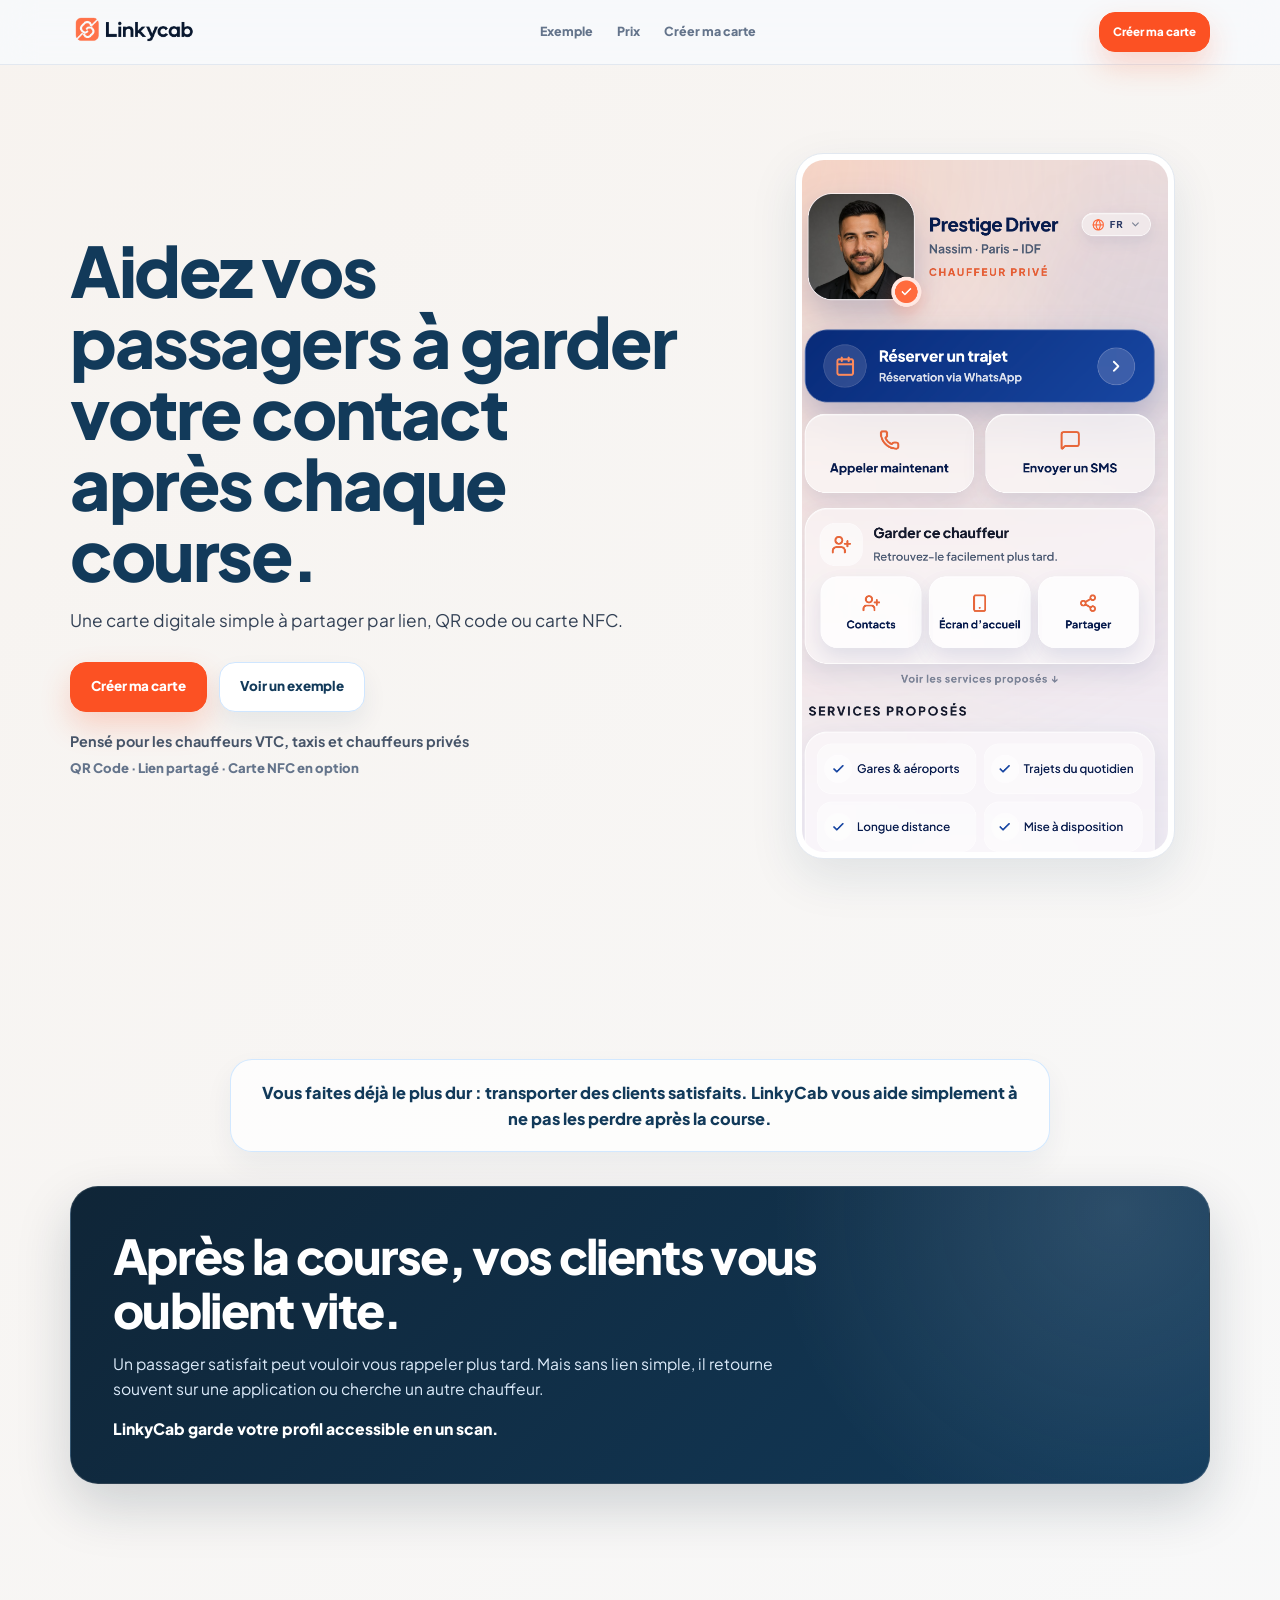
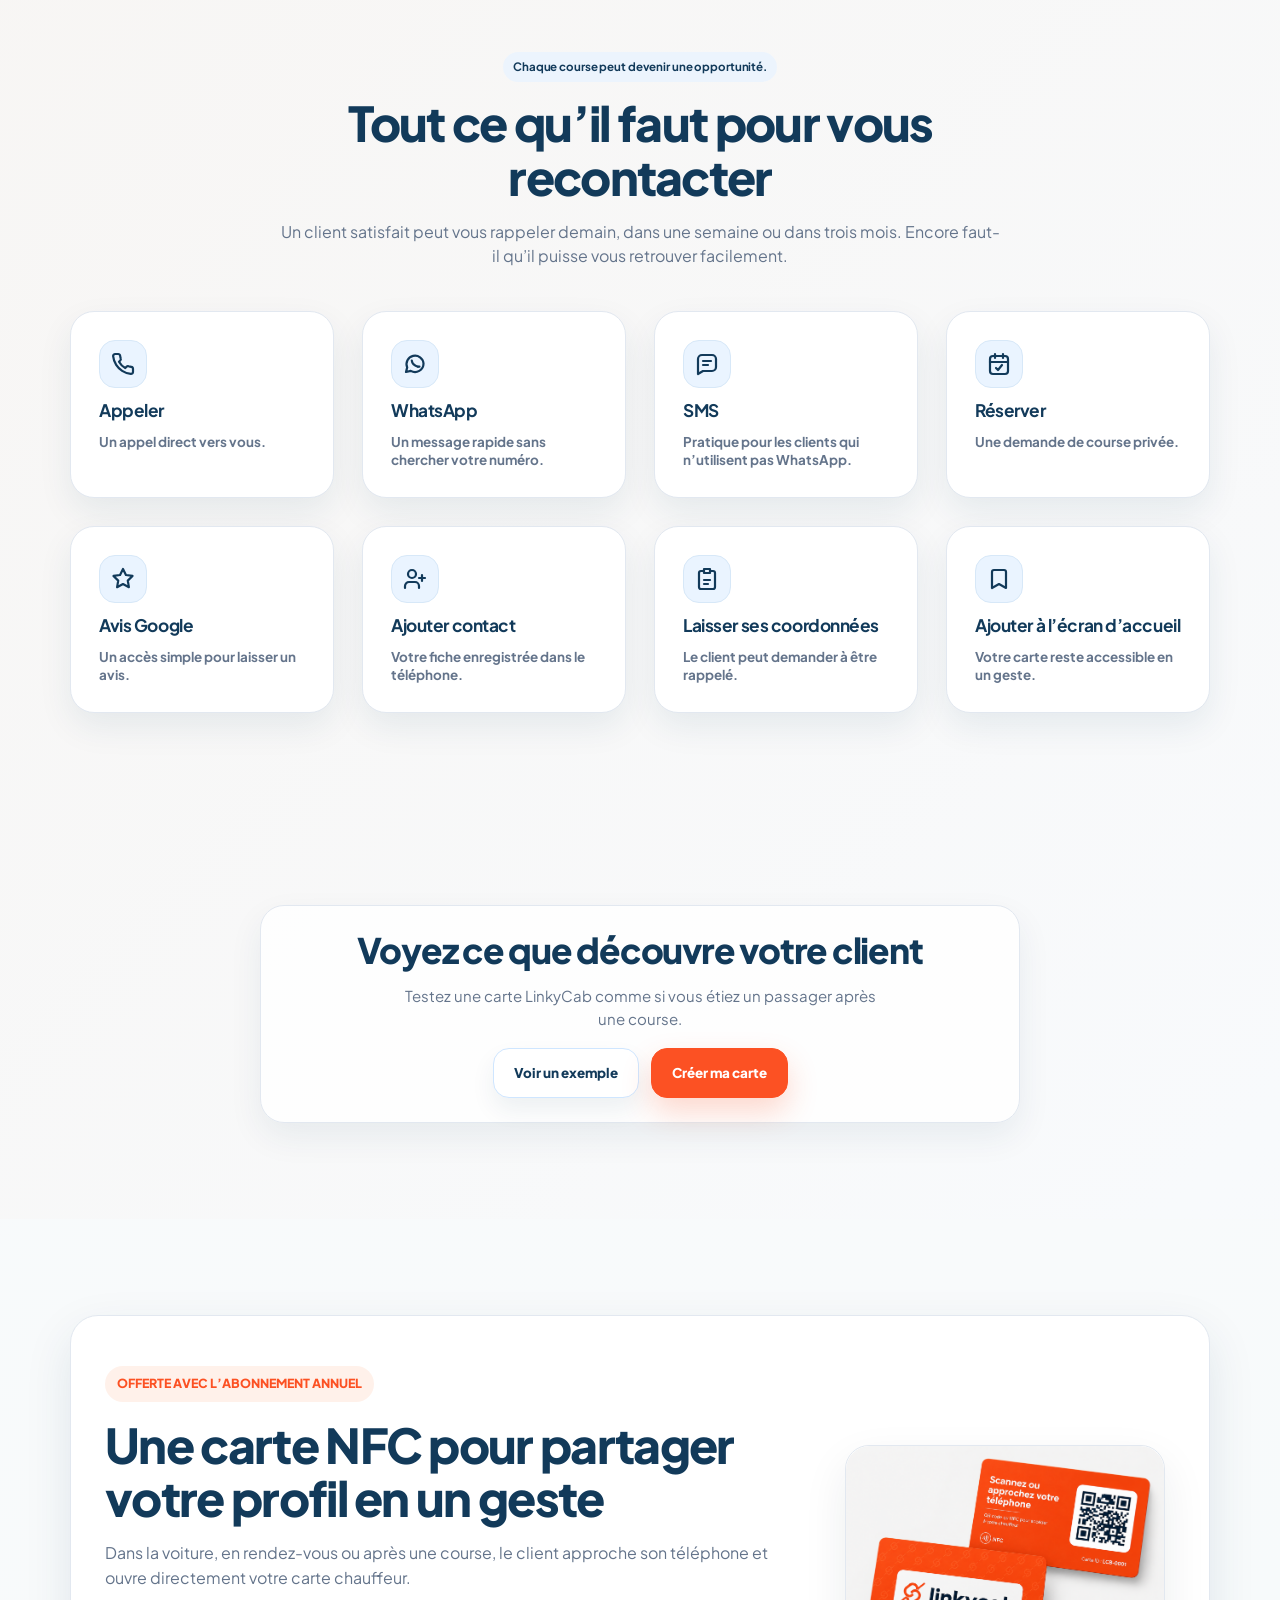
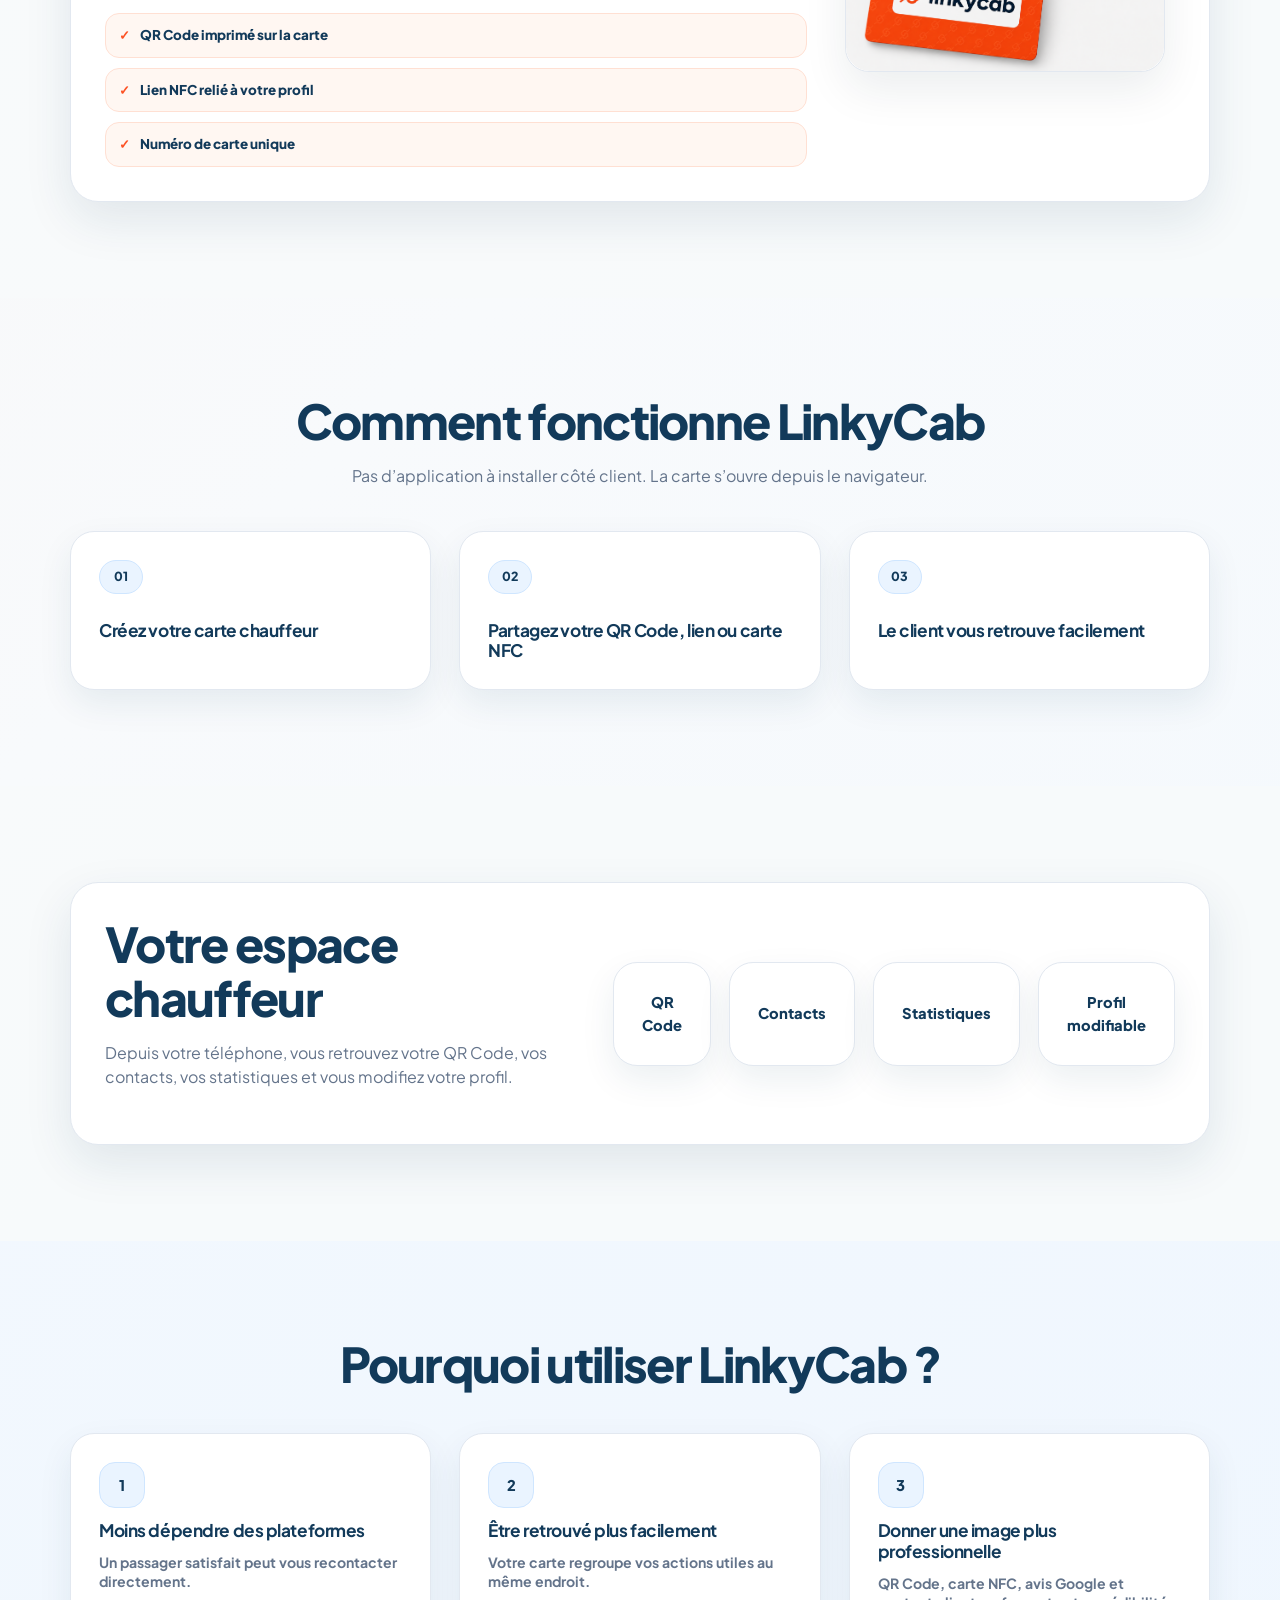
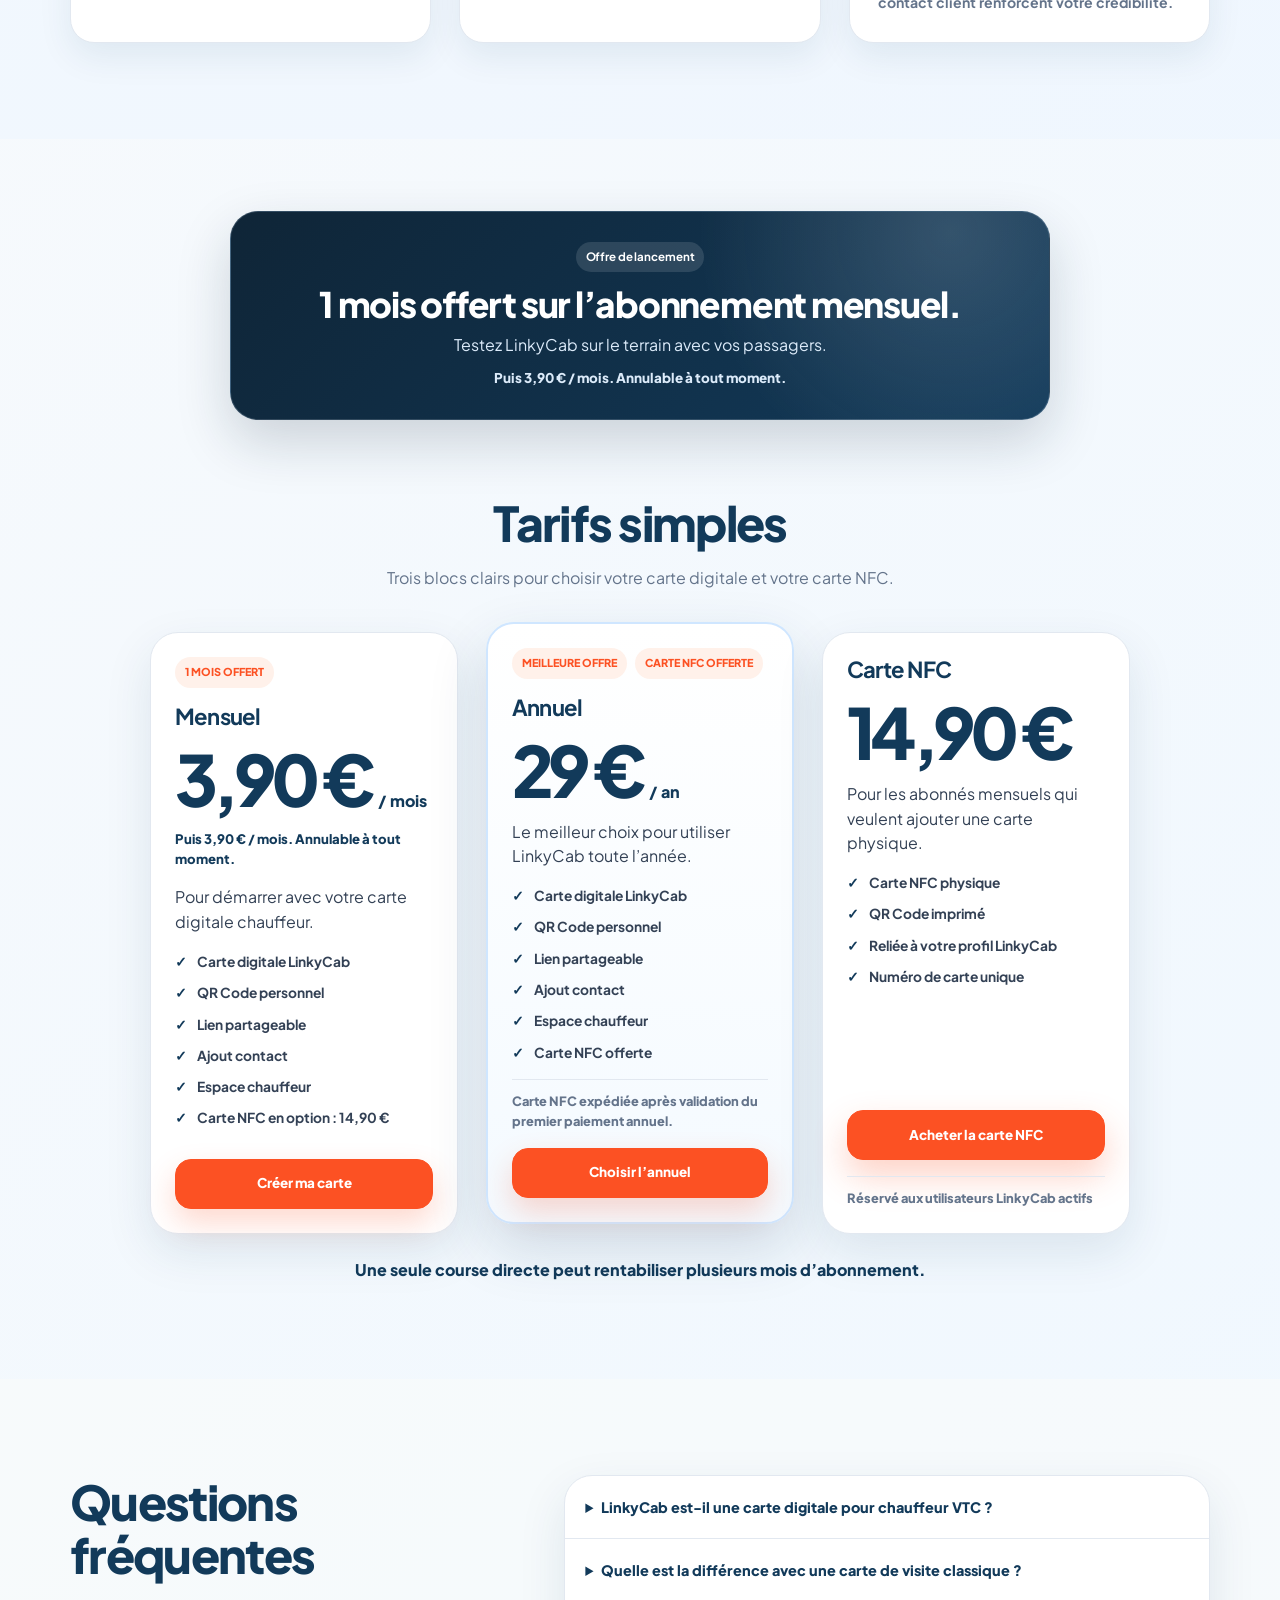
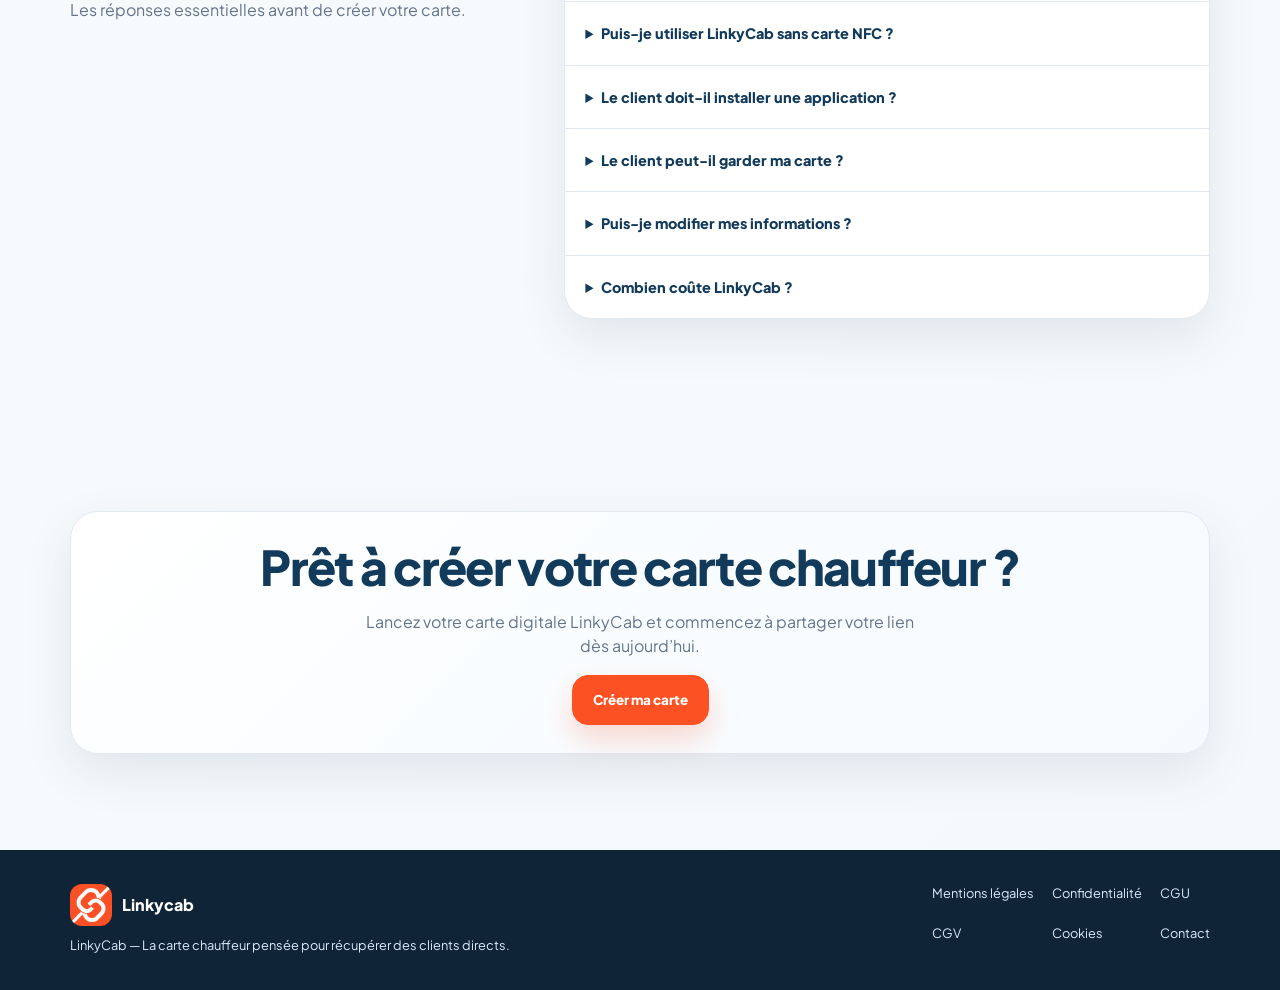
<file: index.html>
<!DOCTYPE html>
<html lang="fr-FR">
  <head>
    <meta charset="UTF-8">
    <meta name="viewport" content="width=device-width, initial-scale=1.0">
    <title>LinkyCab – Gardez vos clients après chaque course</title>
    <meta name="description" content="LinkyCab aide les chauffeurs VTC, taxis et chauffeurs privés à récupérer des clients directs avec une carte digitale simple à partager.">
    <meta name="robots" content="index, follow">
    <link rel="canonical" href="https://linkycab.com/">
    <link rel="icon" type="image/png" href="/assets/img/logo-linkycab-icon.png">
    <link rel="shortcut icon" href="/assets/img/logo-linkycab-icon.png">
    <link rel="apple-touch-icon" href="/assets/img/logo-linkycab-icon.png">
    <meta property="og:locale" content="fr_FR">
    <meta property="og:type" content="website">
    <meta property="og:url" content="https://linkycab.com/">
    <meta property="og:site_name" content="Linkycab">
    <meta property="og:title" content="LinkyCab – Gardez vos clients après chaque course">
    <meta property="og:description" content="LinkyCab aide les chauffeurs VTC, taxis et chauffeurs privés à récupérer des clients directs avec une carte digitale simple à partager.">
    <meta property="og:image" content="https://linkycab.com/assets/img/screenshots/linkycab-hero-card.webp">
    <meta name="twitter:card" content="summary_large_image">
    <meta name="twitter:title" content="LinkyCab – Gardez vos clients après chaque course">
    <meta name="twitter:description" content="Carte digitale chauffeur pour faciliter les clients directs, les réservations et les avis Google.">
    <meta name="twitter:image" content="https://linkycab.com/assets/img/screenshots/linkycab-hero-card.webp">
    <link rel="preconnect" href="https://fonts.googleapis.com">
    <link rel="preconnect" href="https://fonts.gstatic.com" crossorigin>
    <link href="https://fonts.googleapis.com/css2?family=Plus+Jakarta+Sans:wght@400;500;600;700;800&display=swap" rel="stylesheet">
    <link rel="stylesheet" href="style.css">
    <script type="application/ld+json">
      {
        "@context": "https://schema.org",
        "@graph": [
          {
            "@type": "Organization",
            "@id": "https://linkycab.com/#organization",
            "name": "Linkycab",
            "url": "https://linkycab.com/",
            "logo": "https://linkycab.com/assets/img/logo-linkycab-icon.png"
          },
          {
            "@type": "SoftwareApplication",
            "@id": "https://linkycab.com/#software",
            "name": "Linkycab",
            "applicationCategory": "BusinessApplication",
            "operatingSystem": "Web",
            "inLanguage": "fr-FR",
            "description": "Carte digitale chauffeur pour faciliter le contact direct, la réservation et les avis Google.",
            "offers": {
              "@type": "Offer",
              "price": "3.90",
              "priceCurrency": "EUR",
              "url": "https://linkycab.com/"
            },
            "publisher": { "@id": "https://linkycab.com/#organization" }
          },
          {
            "@type": "Product",
            "@id": "https://linkycab.com/#product",
            "name": "Carte digitale Linkycab pour chauffeur VTC et taxi",
            "description": "Carte digitale pour aider les chauffeurs à transformer leurs passagers satisfaits en clients directs.",
            "brand": { "@id": "https://linkycab.com/#organization" },
            "offers": [
              { "@type": "Offer", "name": "Abonnement mensuel", "price": "3.90", "priceCurrency": "EUR", "url": "https://linkycab.com/", "availability": "https://schema.org/InStock" },
              { "@type": "Offer", "name": "Abonnement annuel", "price": "29.00", "priceCurrency": "EUR", "url": "https://linkycab.com/", "availability": "https://schema.org/InStock" }
            ]
          }
        ]
      }
    </script>
  </head>
  <body>
    <header class="site-header">
      <div class="container header-inner">
        <a class="brand" href="#top" aria-label="Linkycab, accueil"><img src="assets/img/logo-linkycab-full.png" alt="Linkycab"></a>
        <nav class="main-nav" aria-label="Navigation principale">
          <a href="#exemple">Exemple</a><a href="#prix">Prix</a><a href="https://linkycab.com">Créer ma carte</a>
        </nav>
        <a class="button button-small" href="https://linkycab.com">Créer ma carte</a>
      </div>
    </header>

    <main id="top">
      <section class="hero section" data-reveal>
        <div class="container hero-grid">
          <div class="hero-copy">
            <h1>Aidez vos passagers à garder votre contact après chaque course.</h1>
            <p class="hero-text">Une carte digitale simple à partager par lien, QR code ou carte NFC.</p>
            <div class="button-row">
              <a class="button" href="https://linkycab.com">Créer ma carte</a>
              <a class="button button-secondary" href="https://app.linkycab.com/card/Kk3oCXuCTuhudqGSTI2qEJeZXL32?source=share" target="_blank" rel="noopener noreferrer">Voir un exemple</a>
            </div>
            <p class="hero-target">Pensé pour les chauffeurs VTC, taxis et chauffeurs privés</p>
            <p class="hero-note">QR Code · Lien partagé · Carte NFC en option</p>
          </div>
          <div class="hero-visual" id="exemple" aria-label="Aperçu de la carte chauffeur Linkycab côté client">
            <div class="phone-frame"><img src="assets/img/screenshots/linkycab-hero-card.webp" alt="Carte digitale Linkycab pour chauffeur VTC"></div>
          </div>
        </div>
      </section>

      <section class="hero-followup section" aria-label="Message LinkyCab">
        <div class="container">
          <p>Vous faites déjà le plus dur : transporter des clients satisfaits. LinkyCab vous aide simplement à ne pas les perdre après la course.</p>
        </div>
      </section>

      <section class="problem-section section" aria-labelledby="problem-title" data-reveal>
        <div class="container">
          <div class="problem-card">
            <h2 id="problem-title">Après la course, vos clients vous oublient vite.</h2>
            <p>Un passager satisfait peut vouloir vous rappeler plus tard. Mais sans lien simple, il retourne souvent sur une application ou cherche un autre chauffeur.</p>
            <p class="problem-transition">LinkyCab garde votre profil accessible en un scan.</p>
          </div>
        </div>
      </section>

      <section class="actions section" id="actions" data-reveal>
        <div class="container">
          <div class="section-heading section-heading-centered">
            <p class="eyebrow">Chaque course peut devenir une opportunité.</p>
            <h2>Tout ce qu’il faut pour vous recontacter</h2>
            <p>Un client satisfait peut vous rappeler demain, dans une semaine ou dans trois mois. Encore faut-il qu’il puisse vous retrouver facilement.</p>
          </div>
          <div class="action-grid mobile-carousel" aria-label="Actions disponibles depuis la carte LinkyCab">
            <article class="action-card mobile-carousel-card"><span class="action-icon" aria-hidden="true"></span><h3>Appeler</h3><p>Un appel direct vers vous.</p></article>
            <article class="action-card mobile-carousel-card"><span class="action-icon" aria-hidden="true"></span><h3>WhatsApp</h3><p>Un message rapide sans chercher votre numéro.</p></article>
            <article class="action-card mobile-carousel-card"><span class="action-icon" aria-hidden="true"></span><h3>SMS</h3><p>Pratique pour les clients qui n’utilisent pas WhatsApp.</p></article>
            <article class="action-card mobile-carousel-card"><span class="action-icon" aria-hidden="true"></span><h3>Réserver</h3><p>Une demande de course privée.</p></article>
            <article class="action-card mobile-carousel-card"><span class="action-icon" aria-hidden="true"></span><h3>Avis Google</h3><p>Un accès simple pour laisser un avis.</p></article>
            <article class="action-card mobile-carousel-card"><span class="action-icon" aria-hidden="true"></span><h3>Ajouter contact</h3><p>Votre fiche enregistrée dans le téléphone.</p></article>
            <article class="action-card mobile-carousel-card"><span class="action-icon" aria-hidden="true"></span><h3>Laisser ses coordonnées</h3><p>Le client peut demander à être rappelé.</p></article>
            <article class="action-card mobile-carousel-card"><span class="action-icon" aria-hidden="true"></span><h3>Ajouter à l’écran d’accueil</h3><p>Votre carte reste accessible en un geste.</p></article>
          </div>
        </div>
      </section>

      <section class="example-cta section" aria-labelledby="example-cta-title" data-reveal>
        <div class="container">
          <div class="example-cta-card">
            <h2 id="example-cta-title">Voyez ce que découvre votre client</h2>
            <p>Testez une carte LinkyCab comme si vous étiez un passager après une course.</p>
            <div class="button-row example-cta-actions">
              <a class="button button-secondary" href="https://app.linkycab.com/card/Kk3oCXuCTuhudqGSTI2qEJeZXL32?source=share" target="_blank" rel="noopener noreferrer">Voir un exemple</a>
              <a class="button" href="https://linkycab.com">Créer ma carte</a>
            </div>
          </div>
        </div>
      </section>

      <section class="nfc-option section" id="carte-nfc" data-reveal>
        <div class="container nfc-card">
          <div class="nfc-copy">
            <p class="nfc-offer">Offerte avec l’abonnement annuel</p>
            <h2>Une carte NFC pour partager votre profil en un geste</h2>
            <p>Dans la voiture, en rendez-vous ou après une course, le client approche son téléphone et ouvre directement votre carte chauffeur.</p>
            <div class="nfc-points" aria-label="Points clés de la carte NFC">
              <span>QR Code imprimé sur la carte</span>
              <span>Lien NFC relié à votre profil</span>
              <span>Numéro de carte unique</span>
            </div>
          </div>
          <div class="nfc-visual image-frame"><img src="assets/img/screenshots/linkycab-nfc-card.webp" alt="Carte NFC LinkyCab avec QR Code" loading="lazy" decoding="async"></div>
        </div>
      </section>

      <section class="solution section" data-reveal>
        <div class="container">
          <div class="section-heading section-heading-centered">
            <h2>Comment fonctionne LinkyCab</h2>
            <p>Pas d’application à installer côté client. La carte s’ouvre depuis le navigateur.</p>
          </div>
          <div class="step-grid mobile-carousel" aria-label="Étapes LinkyCab">
            <article class="mobile-carousel-card"><span>01</span><h3>Créez votre carte chauffeur</h3></article>
            <article class="mobile-carousel-card"><span>02</span><h3>Partagez votre QR Code, lien ou carte NFC</h3></article>
            <article class="mobile-carousel-card"><span>03</span><h3>Le client vous retrouve facilement</h3></article>
          </div>
        </div>
      </section>

      <section class="dashboard section" id="espace-chauffeur" data-reveal>
        <div class="container dashboard-card">
          <div class="section-heading">
            <h2>Votre espace chauffeur</h2>
            <p>Depuis votre téléphone, vous retrouvez votre QR Code, vos contacts, vos statistiques et vous modifiez votre profil.</p>
          </div>
          <div class="pill-grid" aria-label="Fonctionnalités de l’espace chauffeur">
            <article>QR Code</article>
            <article>Contacts</article>
            <article>Statistiques</article>
            <article>Profil modifiable</article>
          </div>
        </div>
      </section>

      <section class="business section" id="benefices" data-reveal>
        <div class="container">
          <div class="section-heading section-heading-centered">
            <h2>Pourquoi utiliser LinkyCab ?</h2>
          </div>
          <div class="benefit-grid mobile-carousel" aria-label="Bénéfices LinkyCab">
            <article class="mobile-carousel-card"><span class="benefit-badge">1</span><h3>Moins dépendre des plateformes</h3><p>Un passager satisfait peut vous recontacter directement.</p></article>
            <article class="mobile-carousel-card"><span class="benefit-badge">2</span><h3>Être retrouvé plus facilement</h3><p>Votre carte regroupe vos actions utiles au même endroit.</p></article>
            <article class="mobile-carousel-card"><span class="benefit-badge">3</span><h3>Donner une image plus professionnelle</h3><p>QR Code, carte NFC, avis Google et contact client renforcent votre crédibilité.</p></article>
          </div>
        </div>
      </section>

      <section class="launch-offer section" aria-labelledby="launch-offer-title">
        <div class="container">
          <div class="launch-offer-card">
            <p class="eyebrow">Offre de lancement</p>
            <h2 id="launch-offer-title">1 mois offert sur l’abonnement mensuel.</h2>
            <p>Testez LinkyCab sur le terrain avec vos passagers.</p>
            <p class="launch-offer-note">Puis 3,90 € / mois. Annulable à tout moment.</p>
          </div>
        </div>
      </section>

      <section class="pricing section" id="prix" data-reveal>
        <div class="container">
          <div class="section-heading section-heading-centered">
            <h2>Tarifs simples</h2>
            <p>Trois blocs clairs pour choisir votre carte digitale et votre carte NFC.</p>
          </div>
          <div class="pricing-cards pricing-cards-three">
            <article class="price-card">
              <div class="badges"><span>1 mois offert</span></div>
              <h3>Mensuel</h3>
              <p class="price">3,90 € <small>/ mois</small></p>
              <p class="price-microcopy">Puis 3,90 € / mois. Annulable à tout moment.</p>
              <p>Pour démarrer avec votre carte digitale chauffeur.</p>
              <ul>
                <li>Carte digitale LinkyCab</li>
                <li>QR Code personnel</li>
                <li>Lien partageable</li>
                <li>Ajout contact</li>
                <li>Espace chauffeur</li>
                <li>Carte NFC en option : 14,90 €</li>
              </ul>
              <a class="button" href="https://buy.stripe.com/STRIPE_MONTHLY_CHECKOUT_URL" id="monthly_subscription">Créer ma carte</a>
            </article>
            <article class="price-card featured-price">
              <div class="badges"><span>Meilleure offre</span><span>Carte NFC offerte</span></div>
              <h3>Annuel</h3>
              <p class="price">29 € <small>/ an</small></p>
              <p>Le meilleur choix pour utiliser LinkyCab toute l’année.</p>
              <ul>
                <li>Carte digitale LinkyCab</li>
                <li>QR Code personnel</li>
                <li>Lien partageable</li>
                <li>Ajout contact</li>
                <li>Espace chauffeur</li>
                <li>Carte NFC offerte</li>
              </ul>
              <p class="option">Carte NFC expédiée après validation du premier paiement annuel.</p>
              <a class="button" href="https://buy.stripe.com/STRIPE_ANNUAL_CHECKOUT_URL" id="annual_subscription">Choisir l’annuel</a>
            </article>
            <article class="price-card nfc-price">
              <h3>Carte NFC</h3>
              <p class="price">14,90 €</p>
              <p>Pour les abonnés mensuels qui veulent ajouter une carte physique.</p>
              <ul>
                <li>Carte NFC physique</li>
                <li>QR Code imprimé</li>
                <li>Reliée à votre profil LinkyCab</li>
                <li>Numéro de carte unique</li>
              </ul>
              <a class="button" href="https://buy.stripe.com/STRIPE_NFC_CARD_CHECKOUT_URL" id="nfc_card_checkout">Acheter la carte NFC</a>
              <p class="option">Réservé aux utilisateurs LinkyCab actifs</p>
            </article>
          </div>
          <p class="pricing-note">Une seule course directe peut rentabiliser plusieurs mois d’abonnement.</p>
        </div>
      </section>

      <section class="faq section" id="faq" data-reveal>
        <div class="container faq-grid">
          <div class="section-heading">
            <h2>Questions fréquentes</h2>
            <p>Les réponses essentielles avant de créer votre carte.</p>
          </div>
          <div class="faq-list">
            <details><summary>LinkyCab est-il une carte digitale pour chauffeur VTC ?</summary><p>Oui. LinkyCab est une carte digitale chauffeur pensée pour votre activité de chauffeur VTC, taxi ou chauffeur privé. Elle permet de partager facilement vos coordonnées, votre lien WhatsApp, votre QR code chauffeur, votre avis Google et vos informations de contact client.</p></details>
            <details><summary>Quelle est la différence avec une carte de visite classique ?</summary><p>Une carte papier peut être perdue ou oubliée. Avec LinkyCab, le passager accède directement à votre carte digitale VTC depuis un QR code, un lien ou une carte NFC chauffeur, puis peut garder votre contact après la course.</p></details>
            <details><summary>Puis-je utiliser LinkyCab sans carte NFC ?</summary><p>Oui. LinkyCab fonctionne avec un lien partageable et un QR code chauffeur. La carte NFC est une option pratique pour partager votre carte digitale encore plus rapidement.</p></details>
            <details><summary>Le client doit-il installer une application ?</summary><p>Non. La carte s’ouvre depuis le navigateur du téléphone.</p></details>
            <details><summary>Le client peut-il garder ma carte ?</summary><p>Oui. Il peut enregistrer votre contact ou ajouter la carte à son écran d’accueil.</p></details>
            <details><summary>Puis-je modifier mes informations ?</summary><p>Oui. Vous pouvez mettre à jour votre profil depuis votre espace chauffeur.</p></details>
            <details><summary>Combien coûte LinkyCab ?</summary><p>L’abonnement mensuel coûte 3,90 € / mois et l’annuel 29 € / an.</p></details>
          </div>
        </div>
      </section>

      <section class="final-cta section" data-reveal>
        <div class="container final-cta-card">
          <h2>Prêt à créer votre carte chauffeur ?</h2>
          <p>Lancez votre carte digitale LinkyCab et commencez à partager votre lien dès aujourd’hui.</p>
          <a class="button" href="https://linkycab.com">Créer ma carte</a>
        </div>
      </section>
    </main>

    <footer class="site-footer"><div class="container footer-grid"><div><div class="footer-brand-heading"><img class="footer-logo" src="assets/img/logo-linkycab-icon.png" alt="Icône Linkycab"><p class="footer-brand-name">Linkycab</p></div><p class="footer-baseline">LinkyCab — La carte chauffeur pensée pour récupérer des clients directs.</p></div><nav aria-label="Informations légales"><a href="/mentions-legales/">Mentions légales</a><a href="/politique-confidentialite/">Confidentialité</a><a href="/conditions-utilisation/">CGU</a><a href="/conditions-generales-vente/">CGV</a><a href="/politique-cookies/">Cookies</a><a href="/contact/">Contact</a></nav></div></footer>
    <script>
      const STRIPE_MONTHLY_CHECKOUT_URL = "https://buy.stripe.com/STRIPE_MONTHLY_CHECKOUT_URL";
      const STRIPE_ANNUAL_CHECKOUT_URL = "https://buy.stripe.com/STRIPE_ANNUAL_CHECKOUT_URL";
      const STRIPE_NFC_CARD_CHECKOUT_URL = "https://buy.stripe.com/STRIPE_NFC_CARD_CHECKOUT_URL";

      document.getElementById("monthly_subscription")?.setAttribute("href", STRIPE_MONTHLY_CHECKOUT_URL);
      document.getElementById("annual_subscription")?.setAttribute("href", STRIPE_ANNUAL_CHECKOUT_URL);
      document.getElementById("nfc_card_checkout")?.setAttribute("href", STRIPE_NFC_CARD_CHECKOUT_URL);

      const reduceMotion = window.matchMedia("(prefers-reduced-motion: reduce)").matches;

      if (!reduceMotion) {
        document.body.classList.add("animations-ready");

        document.querySelectorAll("[data-reveal]").forEach((element) => {
          element.classList.add("reveal-on-scroll");
        });

        document.querySelectorAll(".action-grid, .step-grid, .benefit-grid, .pricing-cards, .pill-grid, .nfc-points").forEach((group) => {
          Array.from(group.children).forEach((item, index) => {
            item.classList.add("reveal-stagger-item");
            item.style.setProperty("--reveal-delay", `${Math.min(index, 3) * 80}ms`);
          });
        });

        const revealObserver = new IntersectionObserver((entries, observer) => {
          entries.forEach((entry) => {
            if (entry.isIntersecting) {
              entry.target.classList.add("is-visible");
              observer.unobserve(entry.target);
            }
          });
        }, { threshold: 0.14, rootMargin: "0px 0px -8% 0px" });

        document.querySelectorAll(".reveal-on-scroll, .reveal-stagger-item").forEach((element) => {
          revealObserver.observe(element);
        });
      }
    </script>
  </body>
</html>
</file>
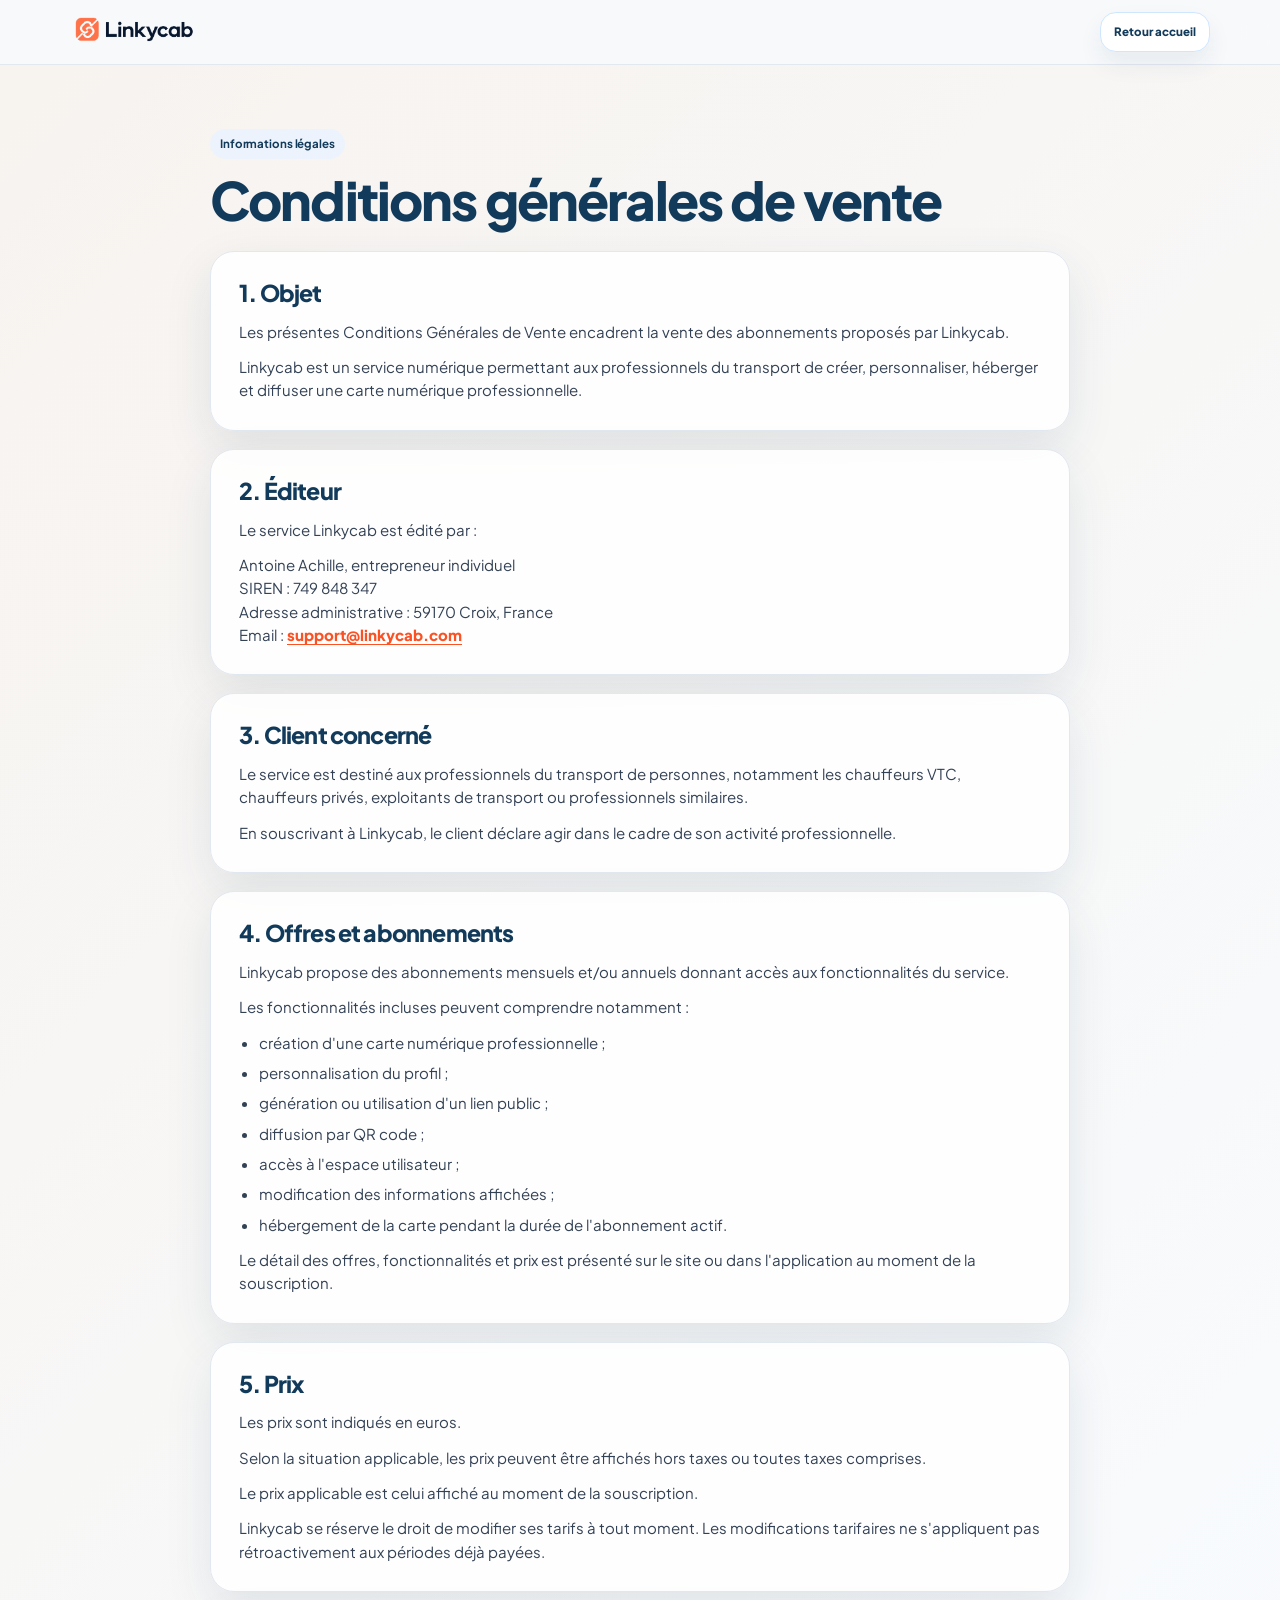
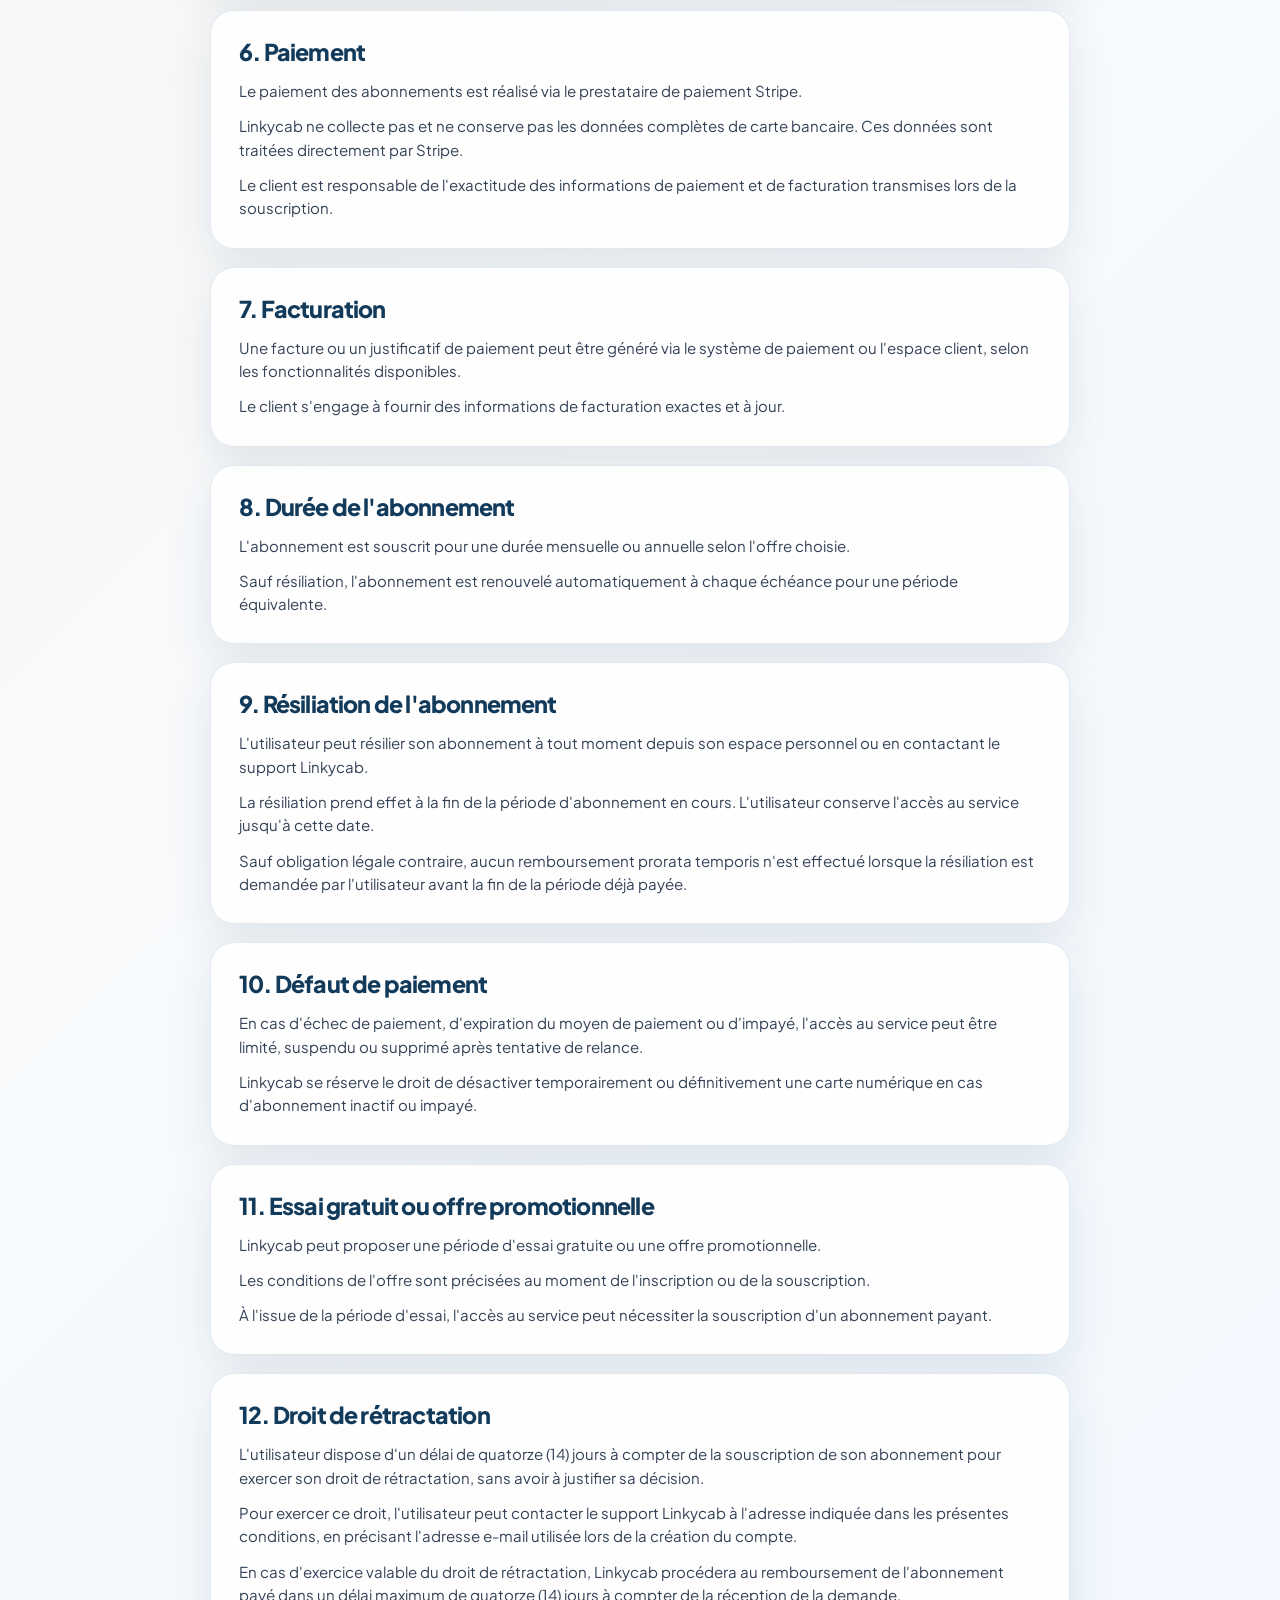
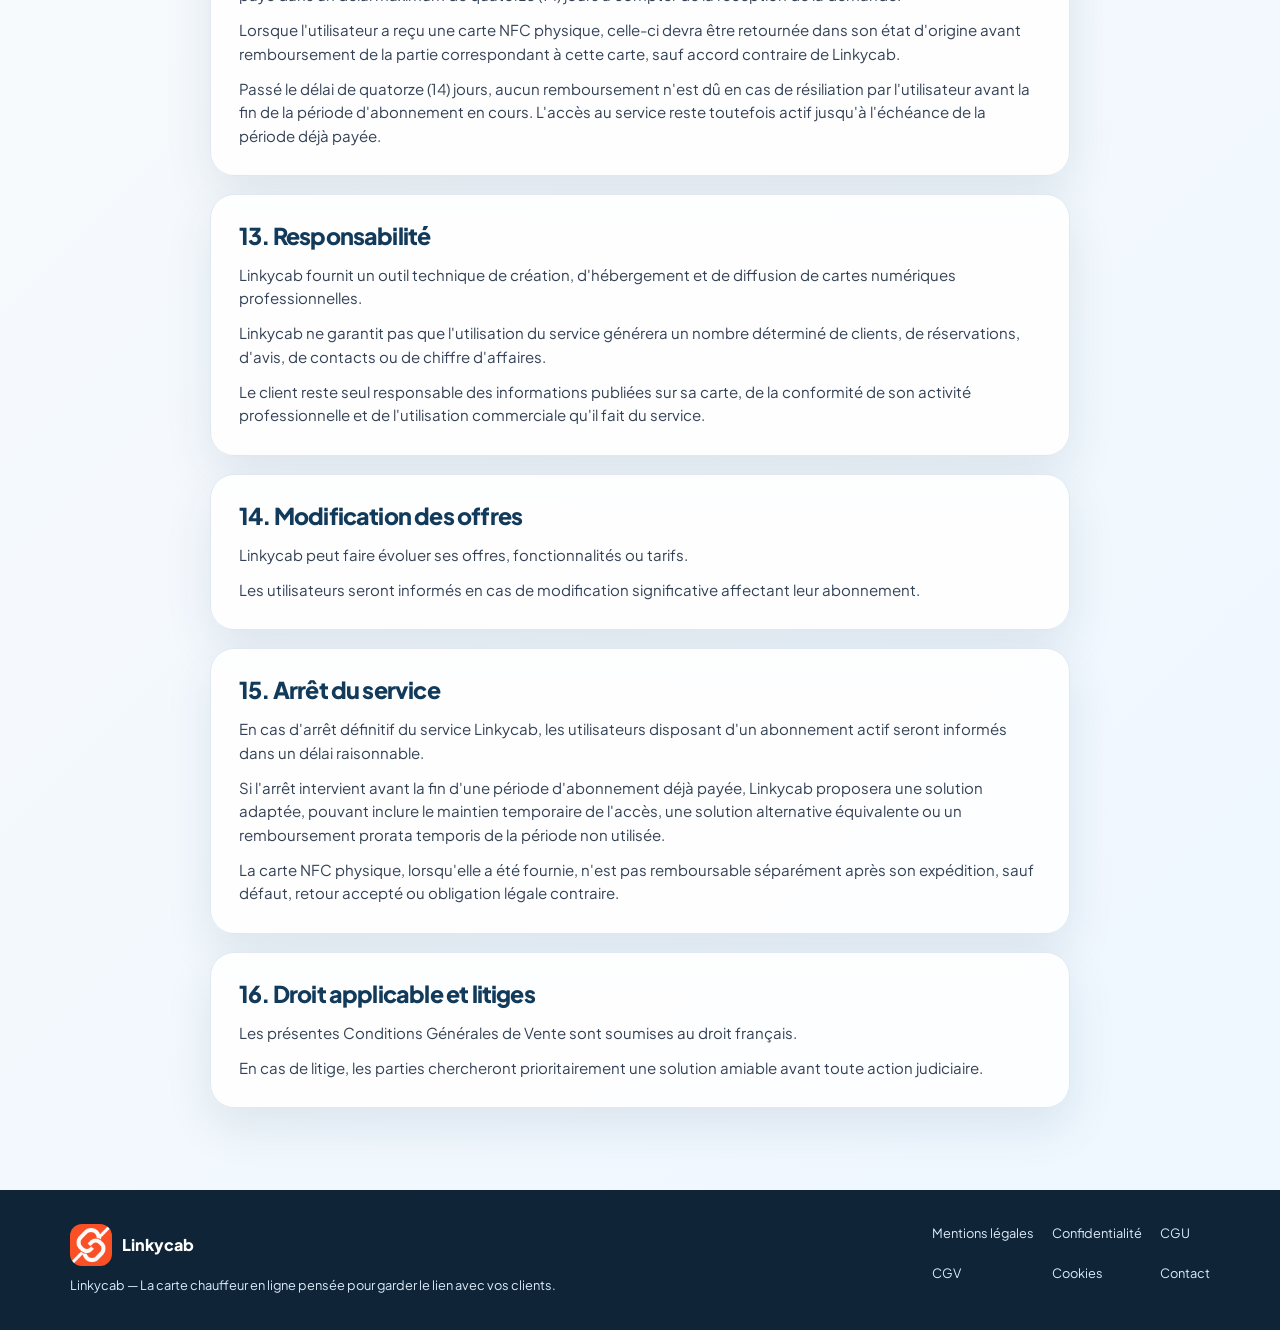
<file: conditions-generales-vente/index.html>
<!doctype html>
<html lang="fr">
  <head>
    <meta charset="utf-8">
    <meta name="viewport" content="width=device-width, initial-scale=1">
    <title>Linkycab</title>
    <link rel="icon" type="image/png" href="/assets/img/logo-linkycab-icon.png" />
    <link rel="shortcut icon" href="/assets/img/logo-linkycab-icon.png" />
    <link rel="apple-touch-icon" href="/assets/img/logo-linkycab-icon.png" />
    <link rel="preconnect" href="https://fonts.googleapis.com">
    <link rel="preconnect" href="https://fonts.gstatic.com" crossorigin>
    <link href="https://fonts.googleapis.com/css2?family=Plus+Jakarta+Sans:wght@500;700;800&display=swap" rel="stylesheet">
    <link rel="stylesheet" href="../style.css">
  </head>
  <body class="legal-page">
    <header class="site-header legal-header"><div class="container header-inner"><a class="brand" href="/" aria-label="Retour à l’accueil Linkycab"><img src="/assets/img/logo-linkycab-full.png" alt="Linkycab"></a><a class="button button-secondary button-small" href="/">Retour accueil</a></div></header>
    <main class="legal-main container">
      <p class="eyebrow">Informations légales</p>
      <h1>Conditions générales de vente</h1>
      <div class="legal-content"><section class="legal-card"><h2>1. Objet</h2><p>Les présentes Conditions Générales de Vente encadrent la vente des abonnements proposés par Linkycab.</p><p>Linkycab est un service numérique permettant aux professionnels du transport de créer, personnaliser, héberger et diffuser une carte numérique professionnelle.</p></section>
<section class="legal-card"><h2>2. Éditeur</h2><p>Le service Linkycab est édité par :</p><p>Antoine Achille, entrepreneur individuel<br>SIREN : 749 848 347<br>Adresse administrative : 59170 Croix, France<br>Email : <a href="mailto:support@linkycab.com">support@linkycab.com</a></p></section>
<section class="legal-card"><h2>3. Client concerné</h2><p>Le service est destiné aux professionnels du transport de personnes, notamment les chauffeurs VTC, chauffeurs privés, exploitants de transport ou professionnels similaires.</p><p>En souscrivant à Linkycab, le client déclare agir dans le cadre de son activité professionnelle.</p></section>
<section class="legal-card"><h2>4. Offres et abonnements</h2><p>Linkycab propose des abonnements mensuels et/ou annuels donnant accès aux fonctionnalités du service.</p><p>Les fonctionnalités incluses peuvent comprendre notamment :</p><ul><li>création d&#x27;une carte numérique professionnelle ;</li><li>personnalisation du profil ;</li><li>génération ou utilisation d&#x27;un lien public ;</li><li>diffusion par QR code ;</li><li>accès à l&#x27;espace utilisateur ;</li><li>modification des informations affichées ;</li><li>hébergement de la carte pendant la durée de l&#x27;abonnement actif.</li></ul><p>Le détail des offres, fonctionnalités et prix est présenté sur le site ou dans l&#x27;application au moment de la souscription.</p></section>
<section class="legal-card"><h2>5. Prix</h2><p>Les prix sont indiqués en euros.</p><p>Selon la situation applicable, les prix peuvent être affichés hors taxes ou toutes taxes comprises.</p><p>Le prix applicable est celui affiché au moment de la souscription.</p><p>Linkycab se réserve le droit de modifier ses tarifs à tout moment. Les modifications tarifaires ne s&#x27;appliquent pas rétroactivement aux périodes déjà payées.</p></section>
<section class="legal-card"><h2>6. Paiement</h2><p>Le paiement des abonnements est réalisé via le prestataire de paiement Stripe.</p><p>Linkycab ne collecte pas et ne conserve pas les données complètes de carte bancaire. Ces données sont traitées directement par Stripe.</p><p>Le client est responsable de l&#x27;exactitude des informations de paiement et de facturation transmises lors de la souscription.</p></section>
<section class="legal-card"><h2>7. Facturation</h2><p>Une facture ou un justificatif de paiement peut être généré via le système de paiement ou l&#x27;espace client, selon les fonctionnalités disponibles.</p><p>Le client s&#x27;engage à fournir des informations de facturation exactes et à jour.</p></section>
<section class="legal-card"><h2>8. Durée de l&#x27;abonnement</h2><p>L&#x27;abonnement est souscrit pour une durée mensuelle ou annuelle selon l&#x27;offre choisie.</p><p>Sauf résiliation, l&#x27;abonnement est renouvelé automatiquement à chaque échéance pour une période équivalente.</p></section>
<section class="legal-card"><h2>9. Résiliation de l&#x27;abonnement</h2><p>L&#x27;utilisateur peut résilier son abonnement à tout moment depuis son espace personnel ou en contactant le support Linkycab.</p><p>La résiliation prend effet à la fin de la période d&#x27;abonnement en cours. L&#x27;utilisateur conserve l&#x27;accès au service jusqu&#x27;à cette date.</p><p>Sauf obligation légale contraire, aucun remboursement prorata temporis n&#x27;est effectué lorsque la résiliation est demandée par l&#x27;utilisateur avant la fin de la période déjà payée.</p></section>
<section class="legal-card"><h2>10. Défaut de paiement</h2><p>En cas d&#x27;échec de paiement, d&#x27;expiration du moyen de paiement ou d&#x27;impayé, l&#x27;accès au service peut être limité, suspendu ou supprimé après tentative de relance.</p><p>Linkycab se réserve le droit de désactiver temporairement ou définitivement une carte numérique en cas d&#x27;abonnement inactif ou impayé.</p></section>
<section class="legal-card"><h2>11. Essai gratuit ou offre promotionnelle</h2><p>Linkycab peut proposer une période d&#x27;essai gratuite ou une offre promotionnelle.</p><p>Les conditions de l&#x27;offre sont précisées au moment de l&#x27;inscription ou de la souscription.</p><p>À l&#x27;issue de la période d&#x27;essai, l&#x27;accès au service peut nécessiter la souscription d&#x27;un abonnement payant.</p></section>
<section class="legal-card"><h2>12. Droit de rétractation</h2><p>L&#x27;utilisateur dispose d&#x27;un délai de quatorze (14) jours à compter de la souscription de son abonnement pour exercer son droit de rétractation, sans avoir à justifier sa décision.</p><p>Pour exercer ce droit, l&#x27;utilisateur peut contacter le support Linkycab à l&#x27;adresse indiquée dans les présentes conditions, en précisant l&#x27;adresse e-mail utilisée lors de la création du compte.</p><p>En cas d&#x27;exercice valable du droit de rétractation, Linkycab procédera au remboursement de l&#x27;abonnement payé dans un délai maximum de quatorze (14) jours à compter de la réception de la demande.</p><p>Lorsque l&#x27;utilisateur a reçu une carte NFC physique, celle-ci devra être retournée dans son état d&#x27;origine avant remboursement de la partie correspondant à cette carte, sauf accord contraire de Linkycab.</p><p>Passé le délai de quatorze (14) jours, aucun remboursement n&#x27;est dû en cas de résiliation par l&#x27;utilisateur avant la fin de la période d&#x27;abonnement en cours. L&#x27;accès au service reste toutefois actif jusqu&#x27;à l&#x27;échéance de la période déjà payée.</p></section>
<section class="legal-card"><h2>13. Responsabilité</h2><p>Linkycab fournit un outil technique de création, d&#x27;hébergement et de diffusion de cartes numériques professionnelles.</p><p>Linkycab ne garantit pas que l&#x27;utilisation du service générera un nombre déterminé de clients, de réservations, d&#x27;avis, de contacts ou de chiffre d&#x27;affaires.</p><p>Le client reste seul responsable des informations publiées sur sa carte, de la conformité de son activité professionnelle et de l&#x27;utilisation commerciale qu&#x27;il fait du service.</p></section>
<section class="legal-card"><h2>14. Modification des offres</h2><p>Linkycab peut faire évoluer ses offres, fonctionnalités ou tarifs.</p><p>Les utilisateurs seront informés en cas de modification significative affectant leur abonnement.</p></section>
<section class="legal-card"><h2>15. Arrêt du service</h2><p>En cas d&#x27;arrêt définitif du service Linkycab, les utilisateurs disposant d&#x27;un abonnement actif seront informés dans un délai raisonnable.</p><p>Si l&#x27;arrêt intervient avant la fin d&#x27;une période d&#x27;abonnement déjà payée, Linkycab proposera une solution adaptée, pouvant inclure le maintien temporaire de l&#x27;accès, une solution alternative équivalente ou un remboursement prorata temporis de la période non utilisée.</p><p>La carte NFC physique, lorsqu&#x27;elle a été fournie, n&#x27;est pas remboursable séparément après son expédition, sauf défaut, retour accepté ou obligation légale contraire.</p></section>
<section class="legal-card"><h2>16. Droit applicable et litiges</h2><p>Les présentes Conditions Générales de Vente sont soumises au droit français.</p><p>En cas de litige, les parties chercheront prioritairement une solution amiable avant toute action judiciaire.</p></section>
      </div>
    </main>
    <footer class="site-footer"><div class="container footer-grid"><div><div class="footer-brand-heading"><img class="footer-logo" src="/assets/img/logo-linkycab-icon.png" alt="Icône Linkycab"><p class="footer-brand-name">Linkycab</p></div><p class="footer-baseline">Linkycab — La carte chauffeur en ligne pensée pour garder le lien avec vos clients.</p></div><nav aria-label="Informations légales"><a href="/mentions-legales/">Mentions légales</a><a href="/politique-confidentialite/">Confidentialité</a><a href="/conditions-utilisation/">CGU</a><a href="/conditions-generales-vente/">CGV</a><a href="/politique-cookies/">Cookies</a><a href="/contact/">Contact</a></nav></div></footer>
  </body>
</html>
</file>
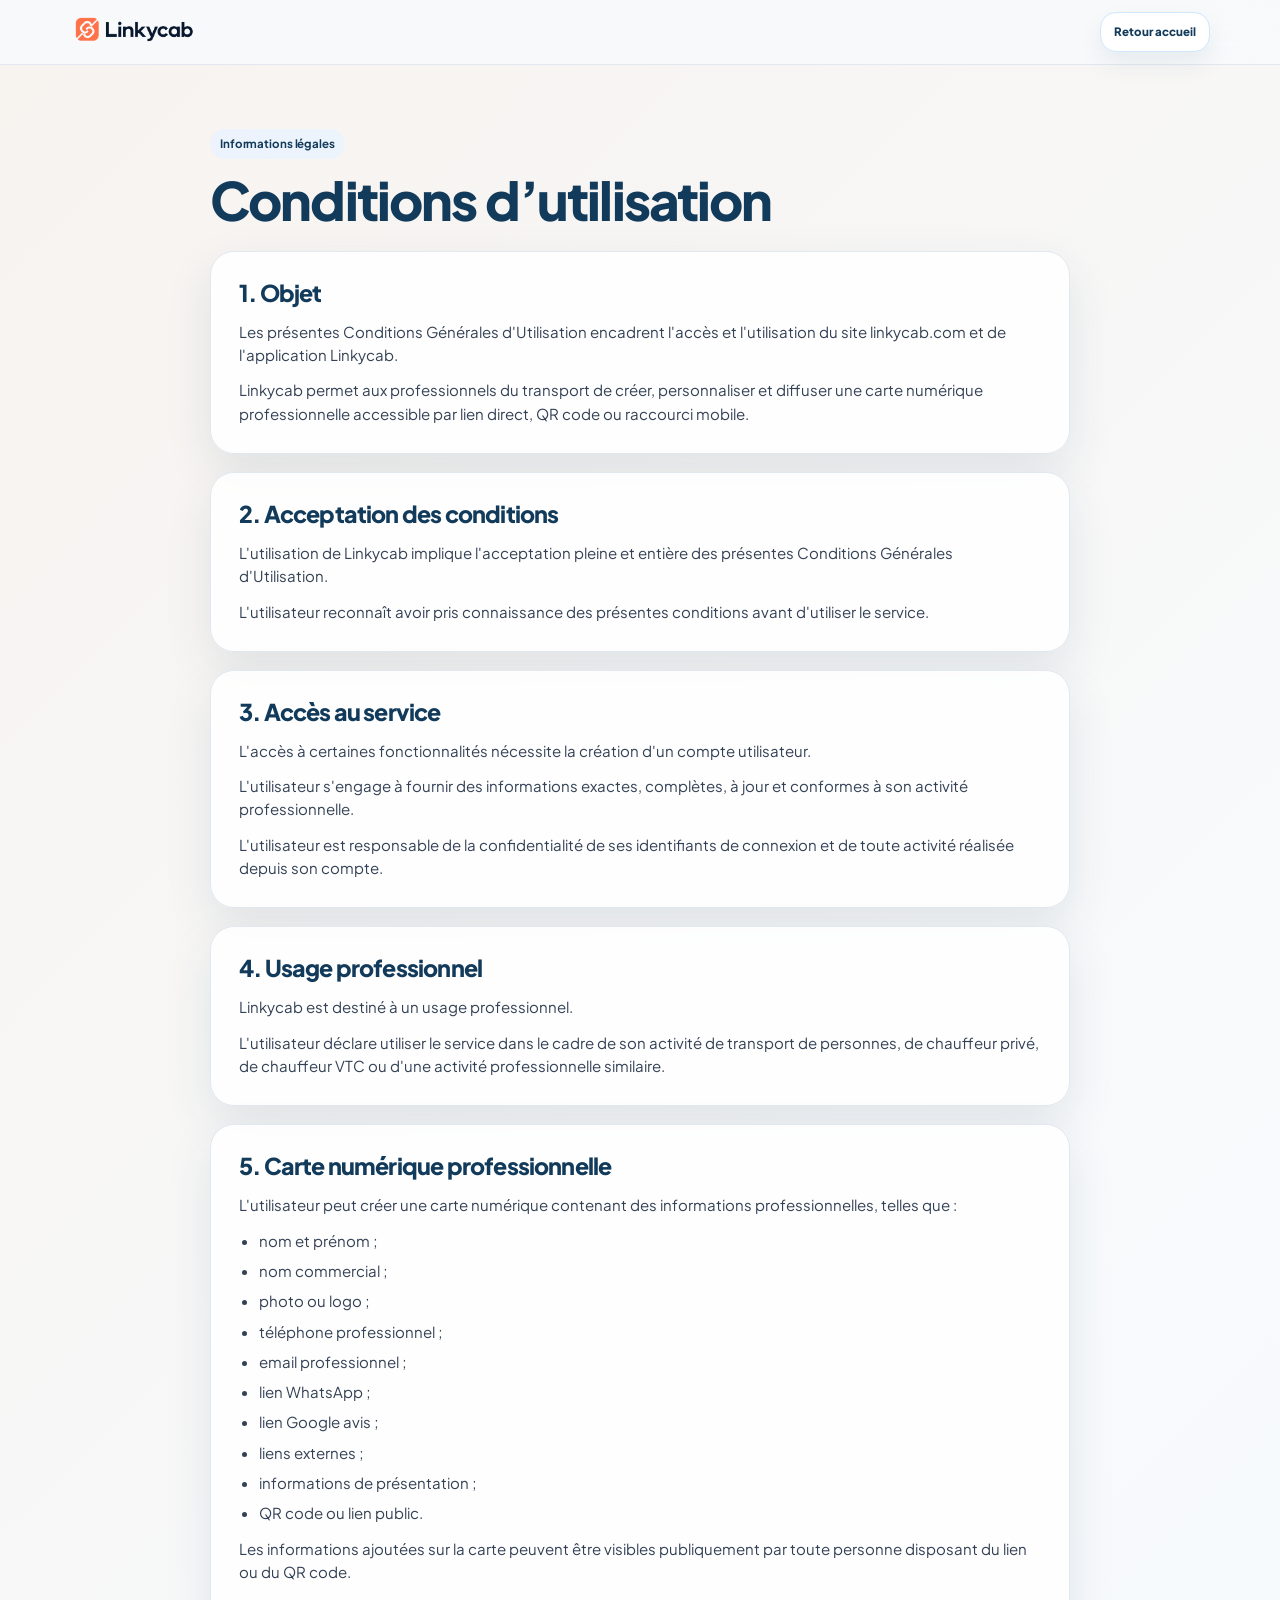
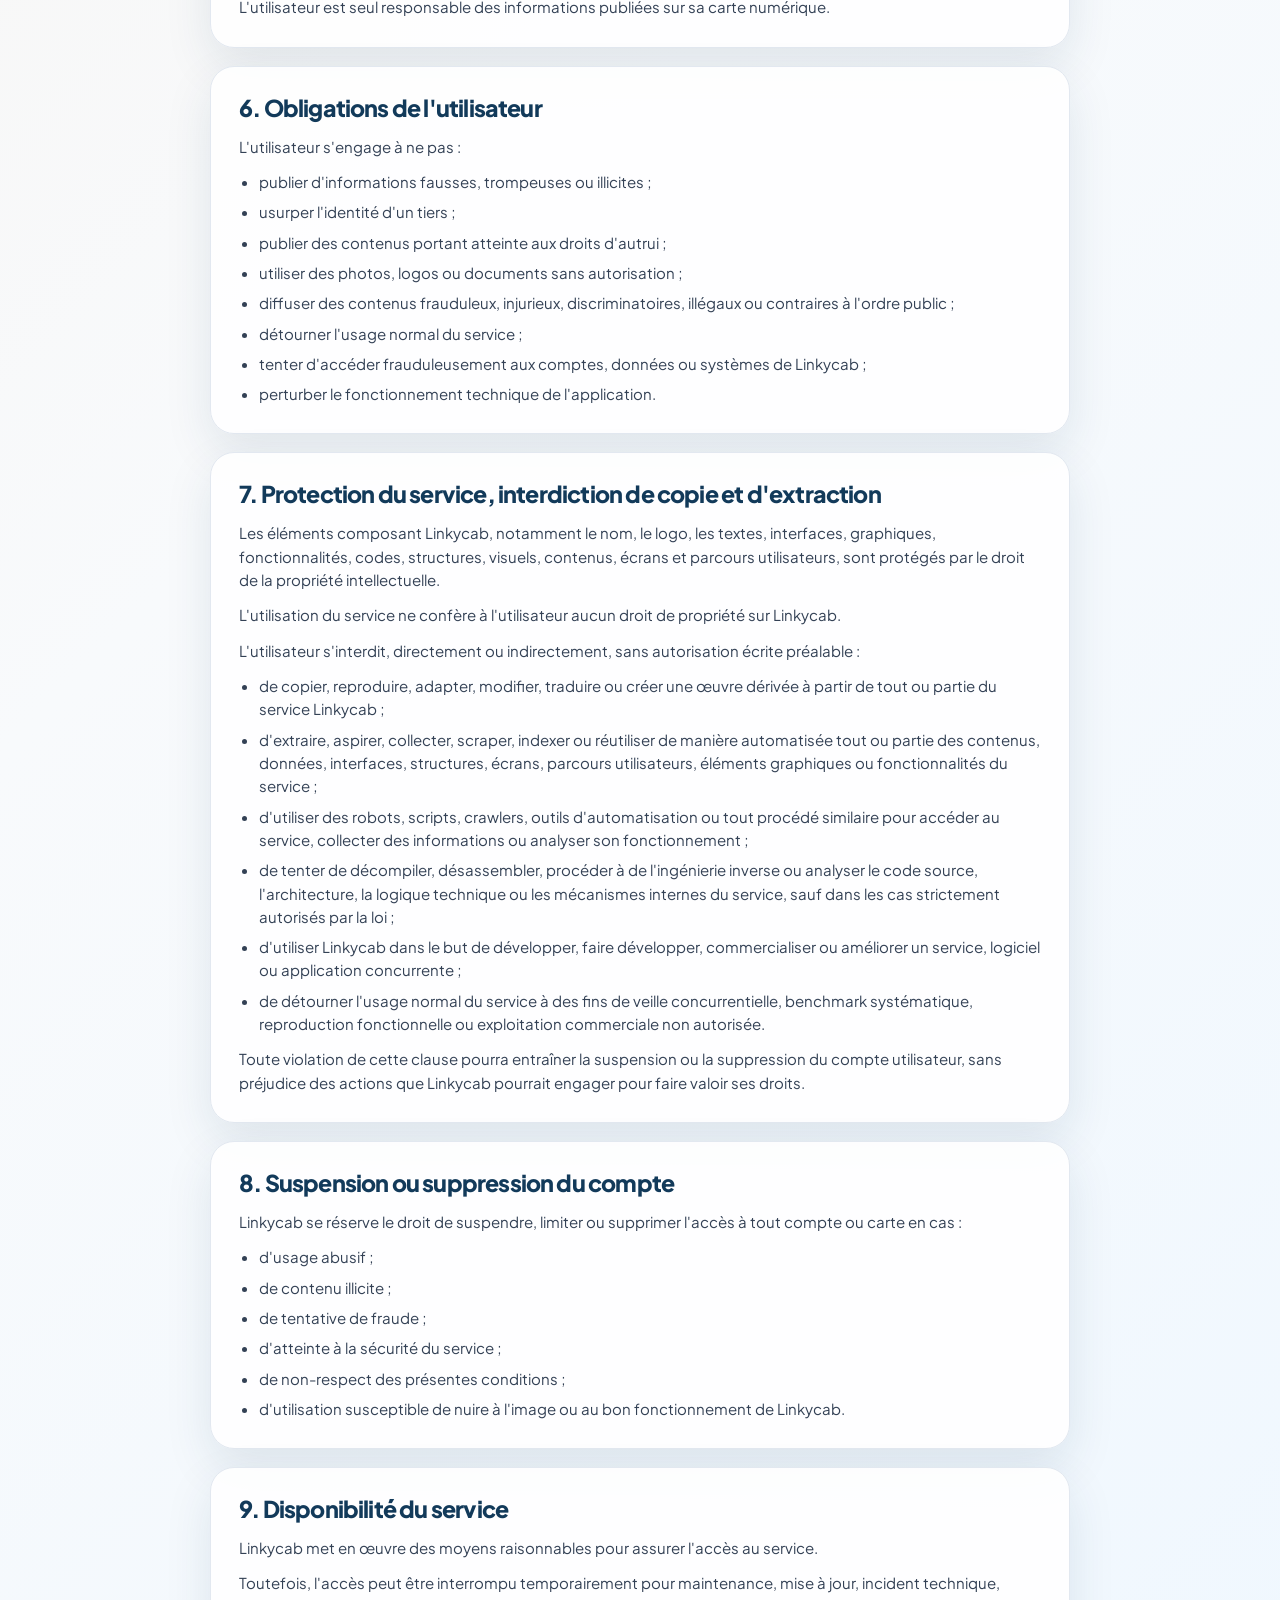
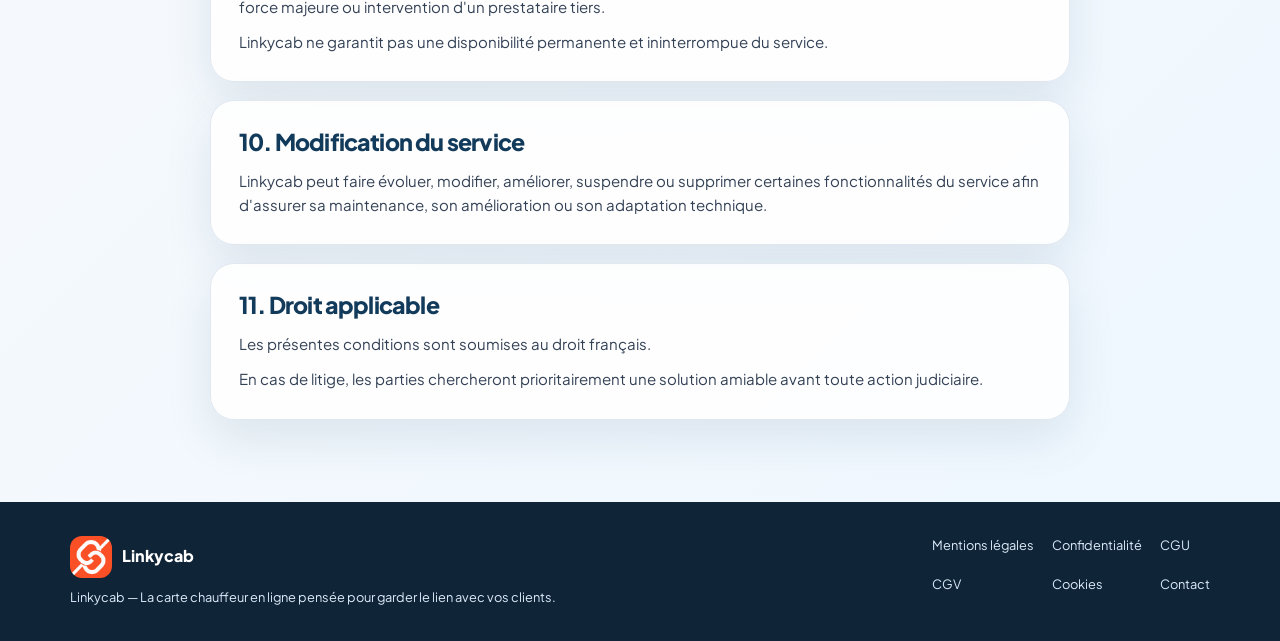
<file: conditions-utilisation/index.html>
<!doctype html>
<html lang="fr">
  <head>
    <meta charset="utf-8">
    <meta name="viewport" content="width=device-width, initial-scale=1">
    <title>Linkycab</title>
    <link rel="icon" type="image/png" href="/assets/img/logo-linkycab-icon.png" />
    <link rel="shortcut icon" href="/assets/img/logo-linkycab-icon.png" />
    <link rel="apple-touch-icon" href="/assets/img/logo-linkycab-icon.png" />
    <link rel="preconnect" href="https://fonts.googleapis.com">
    <link rel="preconnect" href="https://fonts.gstatic.com" crossorigin>
    <link href="https://fonts.googleapis.com/css2?family=Plus+Jakarta+Sans:wght@500;700;800&display=swap" rel="stylesheet">
    <link rel="stylesheet" href="../style.css">
  </head>
  <body class="legal-page">
    <header class="site-header legal-header"><div class="container header-inner"><a class="brand" href="/" aria-label="Retour à l’accueil Linkycab"><img src="/assets/img/logo-linkycab-full.png" alt="Linkycab"></a><a class="button button-secondary button-small" href="/">Retour accueil</a></div></header>
    <main class="legal-main container">
      <p class="eyebrow">Informations légales</p>
      <h1>Conditions d’utilisation</h1>
      <div class="legal-content"><section class="legal-card"><h2>1. Objet</h2><p>Les présentes Conditions Générales d&#x27;Utilisation encadrent l&#x27;accès et l&#x27;utilisation du site linkycab.com et de l&#x27;application Linkycab.</p><p>Linkycab permet aux professionnels du transport de créer, personnaliser et diffuser une carte numérique professionnelle accessible par lien direct, QR code ou raccourci mobile.</p></section>
<section class="legal-card"><h2>2. Acceptation des conditions</h2><p>L&#x27;utilisation de Linkycab implique l&#x27;acceptation pleine et entière des présentes Conditions Générales d&#x27;Utilisation.</p><p>L&#x27;utilisateur reconnaît avoir pris connaissance des présentes conditions avant d&#x27;utiliser le service.</p></section>
<section class="legal-card"><h2>3. Accès au service</h2><p>L&#x27;accès à certaines fonctionnalités nécessite la création d&#x27;un compte utilisateur.</p><p>L&#x27;utilisateur s&#x27;engage à fournir des informations exactes, complètes, à jour et conformes à son activité professionnelle.</p><p>L&#x27;utilisateur est responsable de la confidentialité de ses identifiants de connexion et de toute activité réalisée depuis son compte.</p></section>
<section class="legal-card"><h2>4. Usage professionnel</h2><p>Linkycab est destiné à un usage professionnel.</p><p>L&#x27;utilisateur déclare utiliser le service dans le cadre de son activité de transport de personnes, de chauffeur privé, de chauffeur VTC ou d&#x27;une activité professionnelle similaire.</p></section>
<section class="legal-card"><h2>5. Carte numérique professionnelle</h2><p>L&#x27;utilisateur peut créer une carte numérique contenant des informations professionnelles, telles que :</p><ul><li>nom et prénom ;</li><li>nom commercial ;</li><li>photo ou logo ;</li><li>téléphone professionnel ;</li><li>email professionnel ;</li><li>lien WhatsApp ;</li><li>lien Google avis ;</li><li>liens externes ;</li><li>informations de présentation ;</li><li>QR code ou lien public.</li></ul><p>Les informations ajoutées sur la carte peuvent être visibles publiquement par toute personne disposant du lien ou du QR code.</p><p>L&#x27;utilisateur est seul responsable des informations publiées sur sa carte numérique.</p></section>
<section class="legal-card"><h2>6. Obligations de l&#x27;utilisateur</h2><p>L&#x27;utilisateur s&#x27;engage à ne pas :</p><ul><li>publier d&#x27;informations fausses, trompeuses ou illicites ;</li><li>usurper l&#x27;identité d&#x27;un tiers ;</li><li>publier des contenus portant atteinte aux droits d&#x27;autrui ;</li><li>utiliser des photos, logos ou documents sans autorisation ;</li><li>diffuser des contenus frauduleux, injurieux, discriminatoires, illégaux ou contraires à l&#x27;ordre public ;</li><li>détourner l&#x27;usage normal du service ;</li><li>tenter d&#x27;accéder frauduleusement aux comptes, données ou systèmes de Linkycab ;</li><li>perturber le fonctionnement technique de l&#x27;application.</li></ul></section>
<section class="legal-card"><h2>7. Protection du service, interdiction de copie et d&#x27;extraction</h2><p>Les éléments composant Linkycab, notamment le nom, le logo, les textes, interfaces, graphiques, fonctionnalités, codes, structures, visuels, contenus, écrans et parcours utilisateurs, sont protégés par le droit de la propriété intellectuelle.</p><p>L&#x27;utilisation du service ne confère à l&#x27;utilisateur aucun droit de propriété sur Linkycab.</p><p>L&#x27;utilisateur s&#x27;interdit, directement ou indirectement, sans autorisation écrite préalable :</p><ul><li>de copier, reproduire, adapter, modifier, traduire ou créer une œuvre dérivée à partir de tout ou partie du service Linkycab ;</li><li>d&#x27;extraire, aspirer, collecter, scraper, indexer ou réutiliser de manière automatisée tout ou partie des contenus, données, interfaces, structures, écrans, parcours utilisateurs, éléments graphiques ou fonctionnalités du service ;</li><li>d&#x27;utiliser des robots, scripts, crawlers, outils d&#x27;automatisation ou tout procédé similaire pour accéder au service, collecter des informations ou analyser son fonctionnement ;</li><li>de tenter de décompiler, désassembler, procéder à de l&#x27;ingénierie inverse ou analyser le code source, l&#x27;architecture, la logique technique ou les mécanismes internes du service, sauf dans les cas strictement autorisés par la loi ;</li><li>d&#x27;utiliser Linkycab dans le but de développer, faire développer, commercialiser ou améliorer un service, logiciel ou application concurrente ;</li><li>de détourner l&#x27;usage normal du service à des fins de veille concurrentielle, benchmark systématique, reproduction fonctionnelle ou exploitation commerciale non autorisée.</li></ul><p>Toute violation de cette clause pourra entraîner la suspension ou la suppression du compte utilisateur, sans préjudice des actions que Linkycab pourrait engager pour faire valoir ses droits.</p></section>
<section class="legal-card"><h2>8. Suspension ou suppression du compte</h2><p>Linkycab se réserve le droit de suspendre, limiter ou supprimer l&#x27;accès à tout compte ou carte en cas :</p><ul><li>d&#x27;usage abusif ;</li><li>de contenu illicite ;</li><li>de tentative de fraude ;</li><li>d&#x27;atteinte à la sécurité du service ;</li><li>de non-respect des présentes conditions ;</li><li>d&#x27;utilisation susceptible de nuire à l&#x27;image ou au bon fonctionnement de Linkycab.</li></ul></section>
<section class="legal-card"><h2>9. Disponibilité du service</h2><p>Linkycab met en œuvre des moyens raisonnables pour assurer l&#x27;accès au service.</p><p>Toutefois, l&#x27;accès peut être interrompu temporairement pour maintenance, mise à jour, incident technique, force majeure ou intervention d&#x27;un prestataire tiers.</p><p>Linkycab ne garantit pas une disponibilité permanente et ininterrompue du service.</p></section>
<section class="legal-card"><h2>10. Modification du service</h2><p>Linkycab peut faire évoluer, modifier, améliorer, suspendre ou supprimer certaines fonctionnalités du service afin d&#x27;assurer sa maintenance, son amélioration ou son adaptation technique.</p></section>
<section class="legal-card"><h2>11. Droit applicable</h2><p>Les présentes conditions sont soumises au droit français.</p><p>En cas de litige, les parties chercheront prioritairement une solution amiable avant toute action judiciaire.</p></section>
      </div>
    </main>
    <footer class="site-footer"><div class="container footer-grid"><div><div class="footer-brand-heading"><img class="footer-logo" src="/assets/img/logo-linkycab-icon.png" alt="Icône Linkycab"><p class="footer-brand-name">Linkycab</p></div><p class="footer-baseline">Linkycab — La carte chauffeur en ligne pensée pour garder le lien avec vos clients.</p></div><nav aria-label="Informations légales"><a href="/mentions-legales/">Mentions légales</a><a href="/politique-confidentialite/">Confidentialité</a><a href="/conditions-utilisation/">CGU</a><a href="/conditions-generales-vente/">CGV</a><a href="/politique-cookies/">Cookies</a><a href="/contact/">Contact</a></nav></div></footer>
  </body>
</html>
</file>
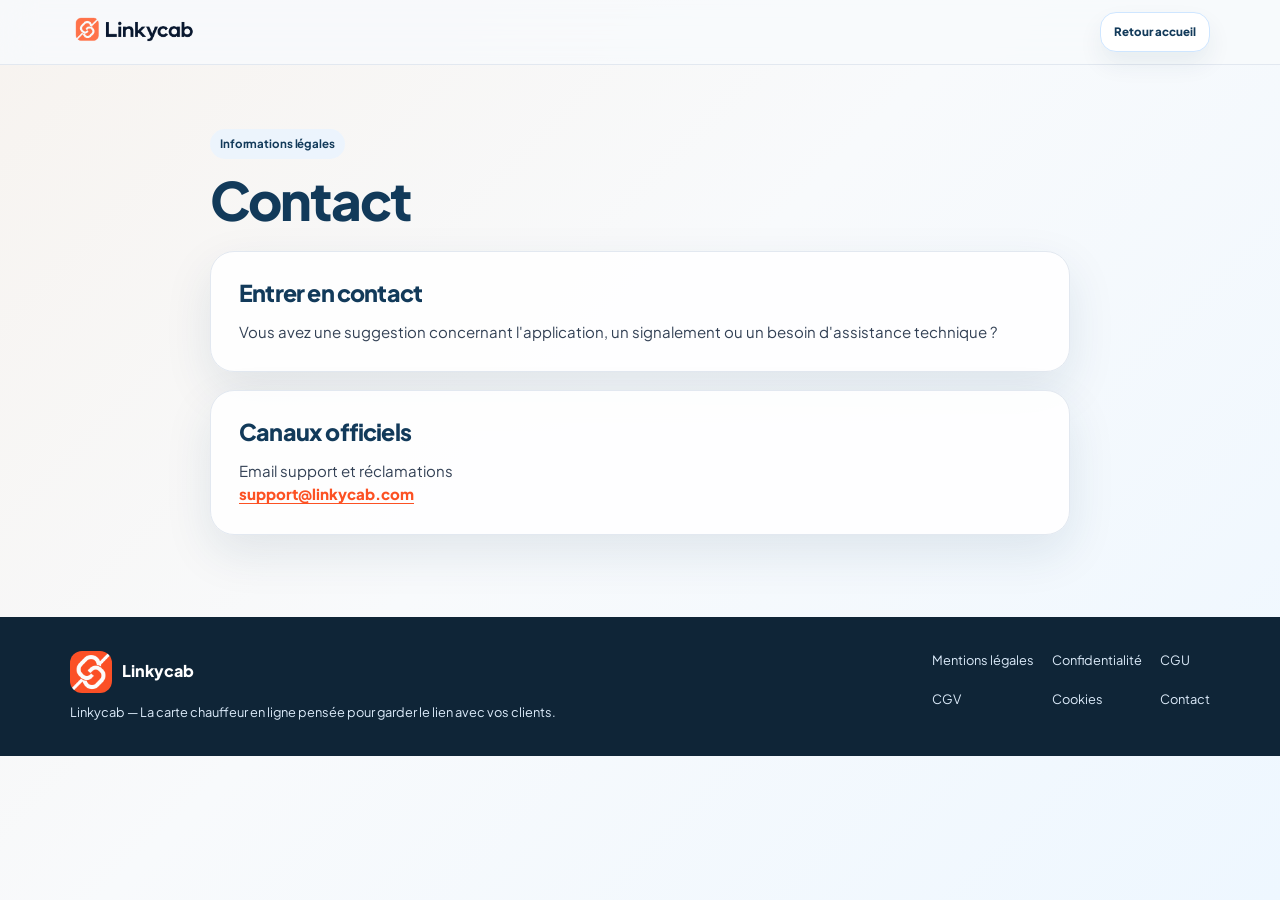
<file: contact/index.html>
<!doctype html>
<html lang="fr">
  <head>
    <meta charset="utf-8">
    <meta name="viewport" content="width=device-width, initial-scale=1">
    <title>Linkycab</title>
    <link rel="icon" type="image/png" href="/assets/img/logo-linkycab-icon.png" />
    <link rel="shortcut icon" href="/assets/img/logo-linkycab-icon.png" />
    <link rel="apple-touch-icon" href="/assets/img/logo-linkycab-icon.png" />
    <link rel="preconnect" href="https://fonts.googleapis.com">
    <link rel="preconnect" href="https://fonts.gstatic.com" crossorigin>
    <link href="https://fonts.googleapis.com/css2?family=Plus+Jakarta+Sans:wght@500;700;800&display=swap" rel="stylesheet">
    <link rel="stylesheet" href="../style.css">
  </head>
  <body class="legal-page">
    <header class="site-header legal-header"><div class="container header-inner"><a class="brand" href="/" aria-label="Retour à l’accueil Linkycab"><img src="/assets/img/logo-linkycab-full.png" alt="Linkycab"></a><a class="button button-secondary button-small" href="/">Retour accueil</a></div></header>
    <main class="legal-main container">
      <p class="eyebrow">Informations légales</p>
      <h1>Contact</h1>
      <div class="legal-content"><section class="legal-card"><h2>Entrer en contact</h2><p>Vous avez une suggestion concernant l&#x27;application, un signalement ou un besoin d&#x27;assistance technique ?</p></section>
<section class="legal-card"><h2>Canaux officiels</h2><p>Email support et réclamations<br><a href="mailto:support@linkycab.com">support@linkycab.com</a></p></section>
      </div>
    </main>
    <footer class="site-footer"><div class="container footer-grid"><div><div class="footer-brand-heading"><img class="footer-logo" src="/assets/img/logo-linkycab-icon.png" alt="Icône Linkycab"><p class="footer-brand-name">Linkycab</p></div><p class="footer-baseline">Linkycab — La carte chauffeur en ligne pensée pour garder le lien avec vos clients.</p></div><nav aria-label="Informations légales"><a href="/mentions-legales/">Mentions légales</a><a href="/politique-confidentialite/">Confidentialité</a><a href="/conditions-utilisation/">CGU</a><a href="/conditions-generales-vente/">CGV</a><a href="/politique-cookies/">Cookies</a><a href="/contact/">Contact</a></nav></div></footer>
  </body>
</html>
</file>
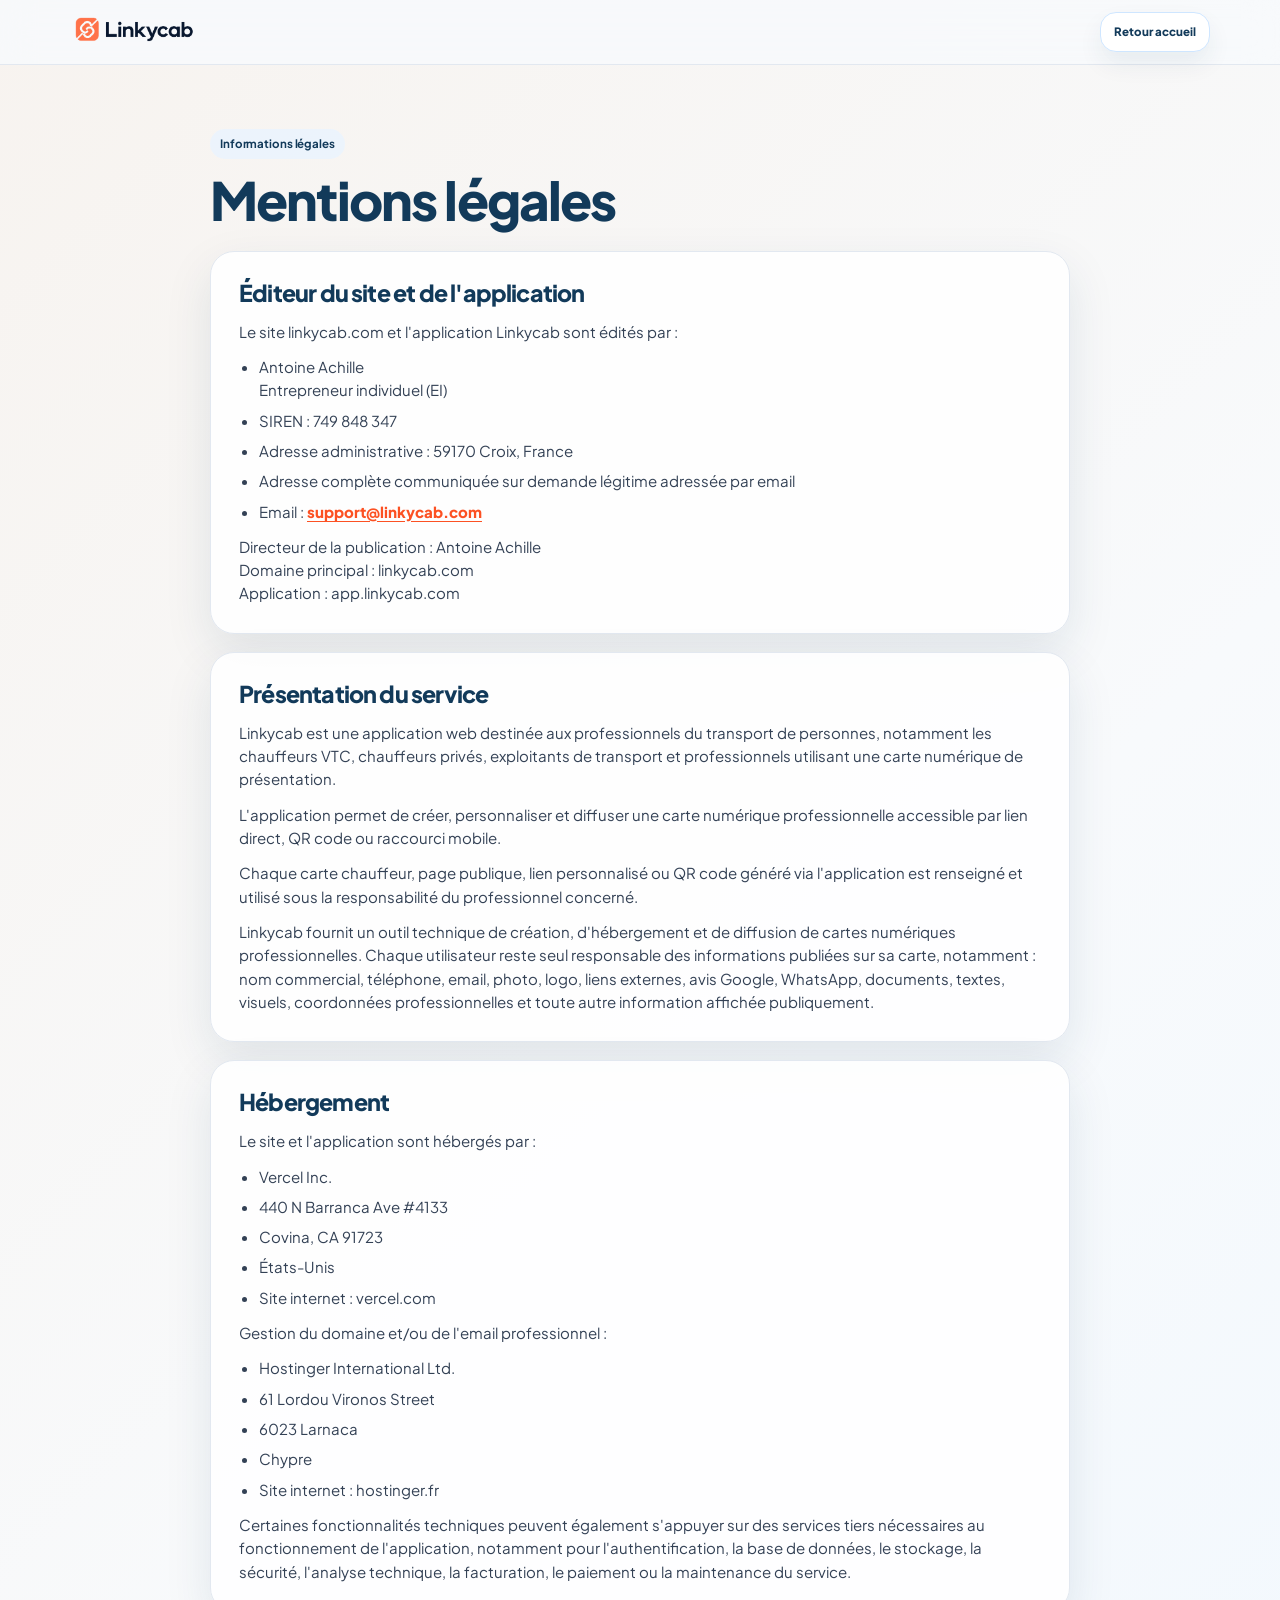
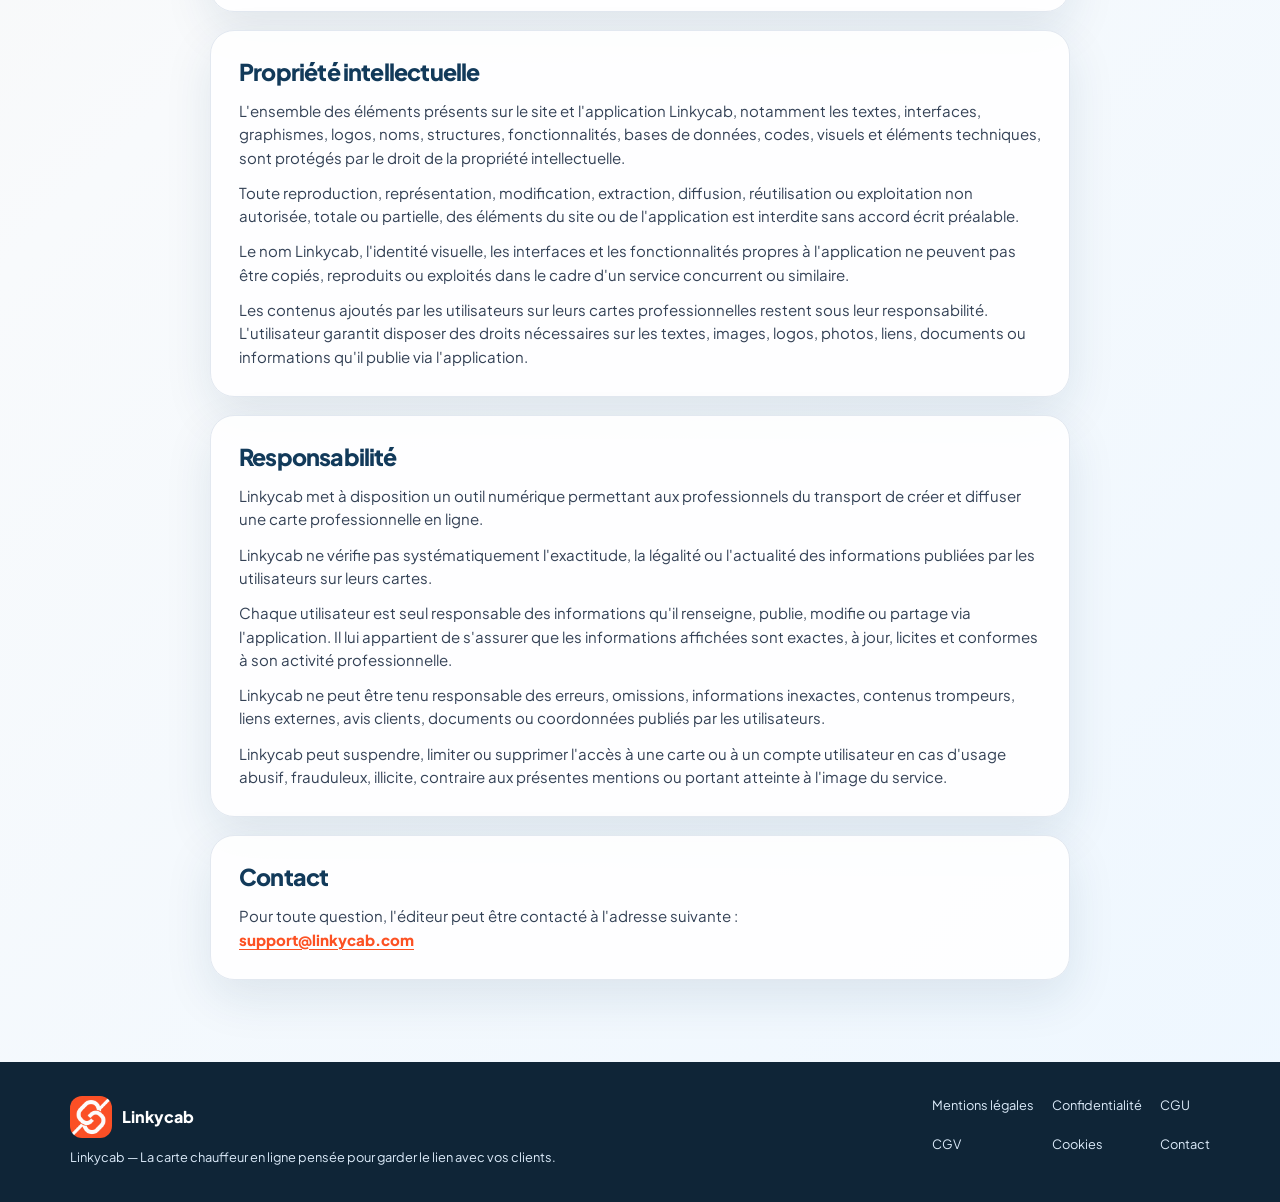
<file: mentions-legales/index.html>
<!doctype html>
<html lang="fr">
  <head>
    <meta charset="utf-8">
    <meta name="viewport" content="width=device-width, initial-scale=1">
    <title>Linkycab</title>
    <link rel="icon" type="image/png" href="/assets/img/logo-linkycab-icon.png" />
    <link rel="shortcut icon" href="/assets/img/logo-linkycab-icon.png" />
    <link rel="apple-touch-icon" href="/assets/img/logo-linkycab-icon.png" />
    <link rel="preconnect" href="https://fonts.googleapis.com">
    <link rel="preconnect" href="https://fonts.gstatic.com" crossorigin>
    <link href="https://fonts.googleapis.com/css2?family=Plus+Jakarta+Sans:wght@500;700;800&display=swap" rel="stylesheet">
    <link rel="stylesheet" href="../style.css">
  </head>
  <body class="legal-page">
    <header class="site-header legal-header"><div class="container header-inner"><a class="brand" href="/" aria-label="Retour à l’accueil Linkycab"><img src="/assets/img/logo-linkycab-full.png" alt="Linkycab"></a><a class="button button-secondary button-small" href="/">Retour accueil</a></div></header>
    <main class="legal-main container">
      <p class="eyebrow">Informations légales</p>
      <h1>Mentions légales</h1>
      <div class="legal-content"><section class="legal-card"><h2>Éditeur du site et de l&#x27;application</h2><p>Le site linkycab.com et l&#x27;application Linkycab sont édités par :</p><ul><li>Antoine Achille<br>Entrepreneur individuel (EI)</li><li>SIREN : 749 848 347</li><li>Adresse administrative : 59170 Croix, France</li><li>Adresse complète communiquée sur demande légitime adressée par email</li><li>Email : <a href="mailto:support@linkycab.com">support@linkycab.com</a></li></ul><p>Directeur de la publication : Antoine Achille<br>Domaine principal : linkycab.com<br>Application : app.linkycab.com</p></section>
<section class="legal-card"><h2>Présentation du service</h2><p>Linkycab est une application web destinée aux professionnels du transport de personnes, notamment les chauffeurs VTC, chauffeurs privés, exploitants de transport et professionnels utilisant une carte numérique de présentation.</p><p>L&#x27;application permet de créer, personnaliser et diffuser une carte numérique professionnelle accessible par lien direct, QR code ou raccourci mobile.</p><p>Chaque carte chauffeur, page publique, lien personnalisé ou QR code généré via l&#x27;application est renseigné et utilisé sous la responsabilité du professionnel concerné.</p><p>Linkycab fournit un outil technique de création, d&#x27;hébergement et de diffusion de cartes numériques professionnelles. Chaque utilisateur reste seul responsable des informations publiées sur sa carte, notamment : nom commercial, téléphone, email, photo, logo, liens externes, avis Google, WhatsApp, documents, textes, visuels, coordonnées professionnelles et toute autre information affichée publiquement.</p></section>
<section class="legal-card"><h2>Hébergement</h2><p>Le site et l&#x27;application sont hébergés par :</p><ul><li>Vercel Inc.</li><li>440 N Barranca Ave #4133</li><li>Covina, CA 91723</li><li>États-Unis</li><li>Site internet : vercel.com</li></ul><p>Gestion du domaine et/ou de l&#x27;email professionnel :</p><ul><li>Hostinger International Ltd.</li><li>61 Lordou Vironos Street</li><li>6023 Larnaca</li><li>Chypre</li><li>Site internet : hostinger.fr</li></ul><p>Certaines fonctionnalités techniques peuvent également s&#x27;appuyer sur des services tiers nécessaires au fonctionnement de l&#x27;application, notamment pour l&#x27;authentification, la base de données, le stockage, la sécurité, l&#x27;analyse technique, la facturation, le paiement ou la maintenance du service.</p></section>
<section class="legal-card"><h2>Propriété intellectuelle</h2><p>L&#x27;ensemble des éléments présents sur le site et l&#x27;application Linkycab, notamment les textes, interfaces, graphismes, logos, noms, structures, fonctionnalités, bases de données, codes, visuels et éléments techniques, sont protégés par le droit de la propriété intellectuelle.</p><p>Toute reproduction, représentation, modification, extraction, diffusion, réutilisation ou exploitation non autorisée, totale ou partielle, des éléments du site ou de l&#x27;application est interdite sans accord écrit préalable.</p><p>Le nom Linkycab, l&#x27;identité visuelle, les interfaces et les fonctionnalités propres à l&#x27;application ne peuvent pas être copiés, reproduits ou exploités dans le cadre d&#x27;un service concurrent ou similaire.</p><p>Les contenus ajoutés par les utilisateurs sur leurs cartes professionnelles restent sous leur responsabilité. L&#x27;utilisateur garantit disposer des droits nécessaires sur les textes, images, logos, photos, liens, documents ou informations qu&#x27;il publie via l&#x27;application.</p></section>
<section class="legal-card"><h2>Responsabilité</h2><p>Linkycab met à disposition un outil numérique permettant aux professionnels du transport de créer et diffuser une carte professionnelle en ligne.</p><p>Linkycab ne vérifie pas systématiquement l&#x27;exactitude, la légalité ou l&#x27;actualité des informations publiées par les utilisateurs sur leurs cartes.</p><p>Chaque utilisateur est seul responsable des informations qu&#x27;il renseigne, publie, modifie ou partage via l&#x27;application. Il lui appartient de s&#x27;assurer que les informations affichées sont exactes, à jour, licites et conformes à son activité professionnelle.</p><p>Linkycab ne peut être tenu responsable des erreurs, omissions, informations inexactes, contenus trompeurs, liens externes, avis clients, documents ou coordonnées publiés par les utilisateurs.</p><p>Linkycab peut suspendre, limiter ou supprimer l&#x27;accès à une carte ou à un compte utilisateur en cas d&#x27;usage abusif, frauduleux, illicite, contraire aux présentes mentions ou portant atteinte à l&#x27;image du service.</p></section>
<section class="legal-card"><h2>Contact</h2><p>Pour toute question, l&#x27;éditeur peut être contacté à l&#x27;adresse suivante :<br><a href="mailto:support@linkycab.com">support@linkycab.com</a></p></section>
      </div>
    </main>
    <footer class="site-footer"><div class="container footer-grid"><div><div class="footer-brand-heading"><img class="footer-logo" src="/assets/img/logo-linkycab-icon.png" alt="Icône Linkycab"><p class="footer-brand-name">Linkycab</p></div><p class="footer-baseline">Linkycab — La carte chauffeur en ligne pensée pour garder le lien avec vos clients.</p></div><nav aria-label="Informations légales"><a href="/mentions-legales/">Mentions légales</a><a href="/politique-confidentialite/">Confidentialité</a><a href="/conditions-utilisation/">CGU</a><a href="/conditions-generales-vente/">CGV</a><a href="/politique-cookies/">Cookies</a><a href="/contact/">Contact</a></nav></div></footer>
  </body>
</html>
</file>
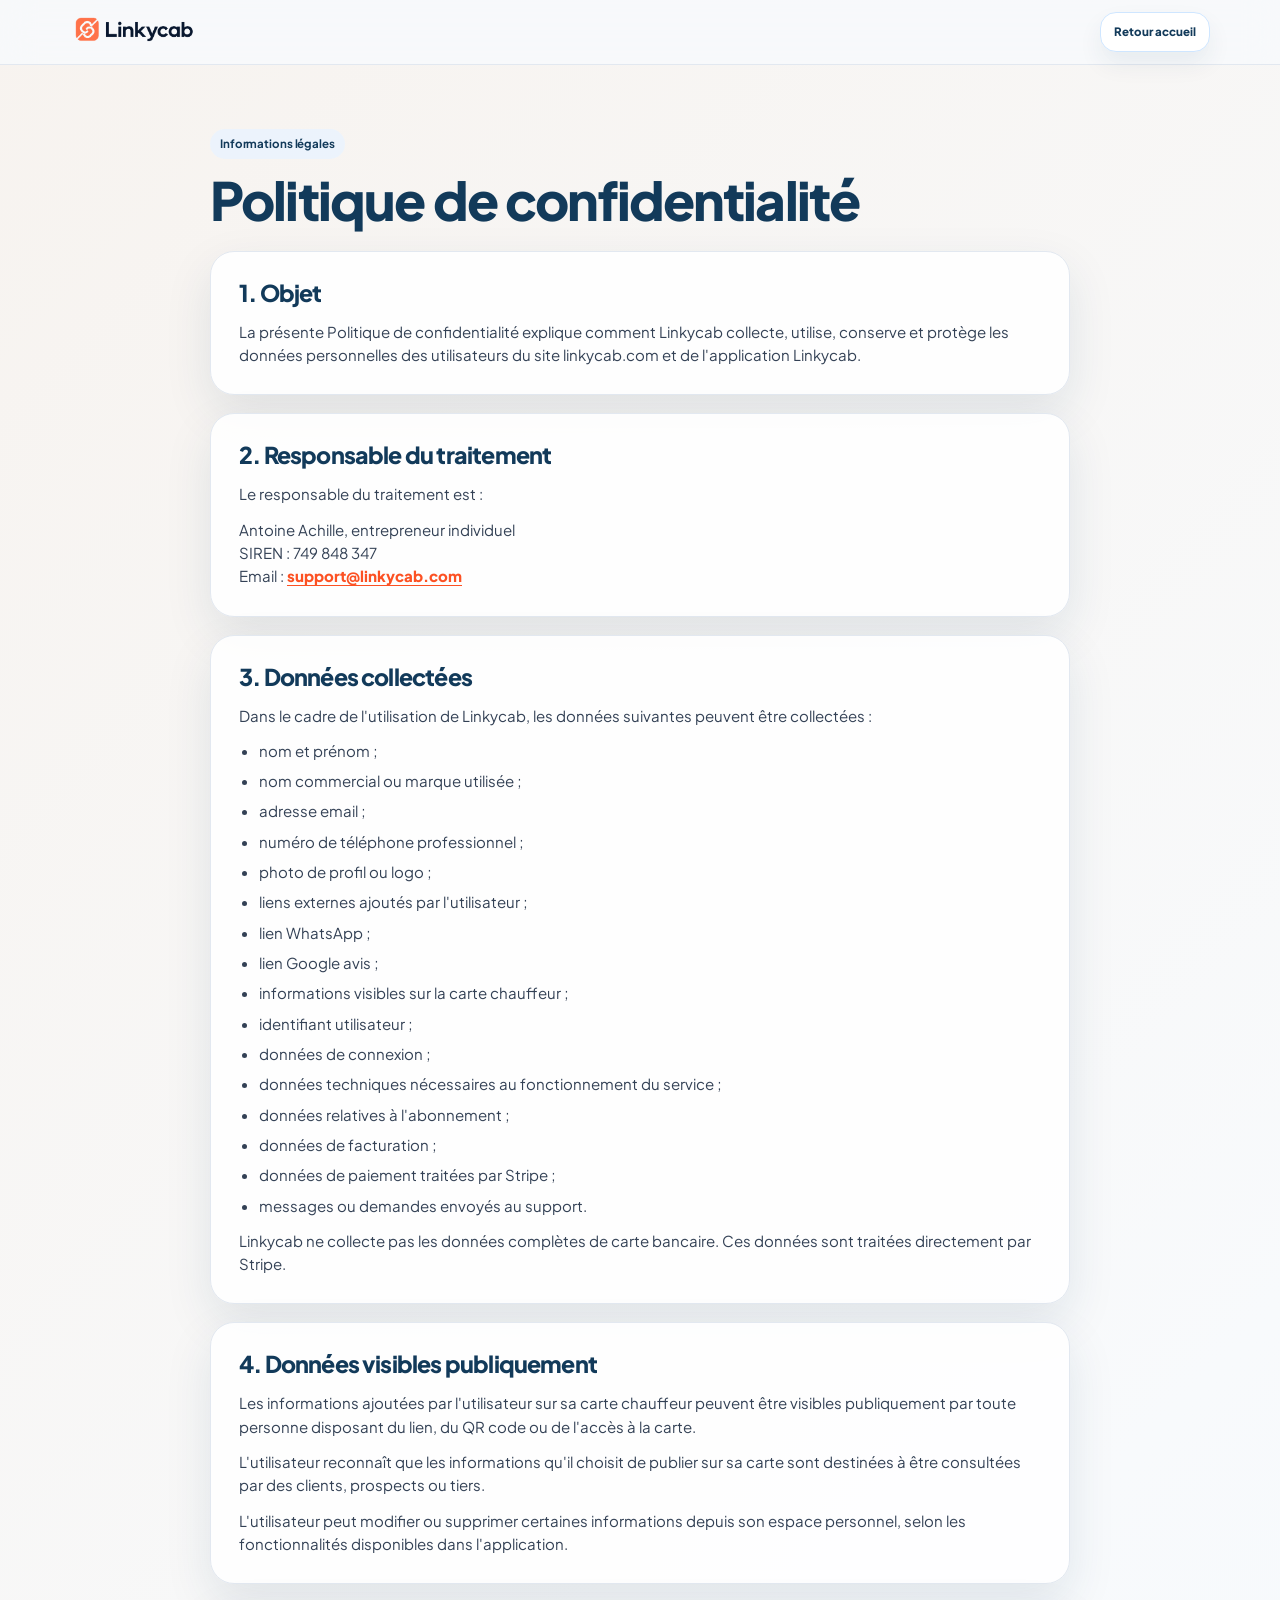
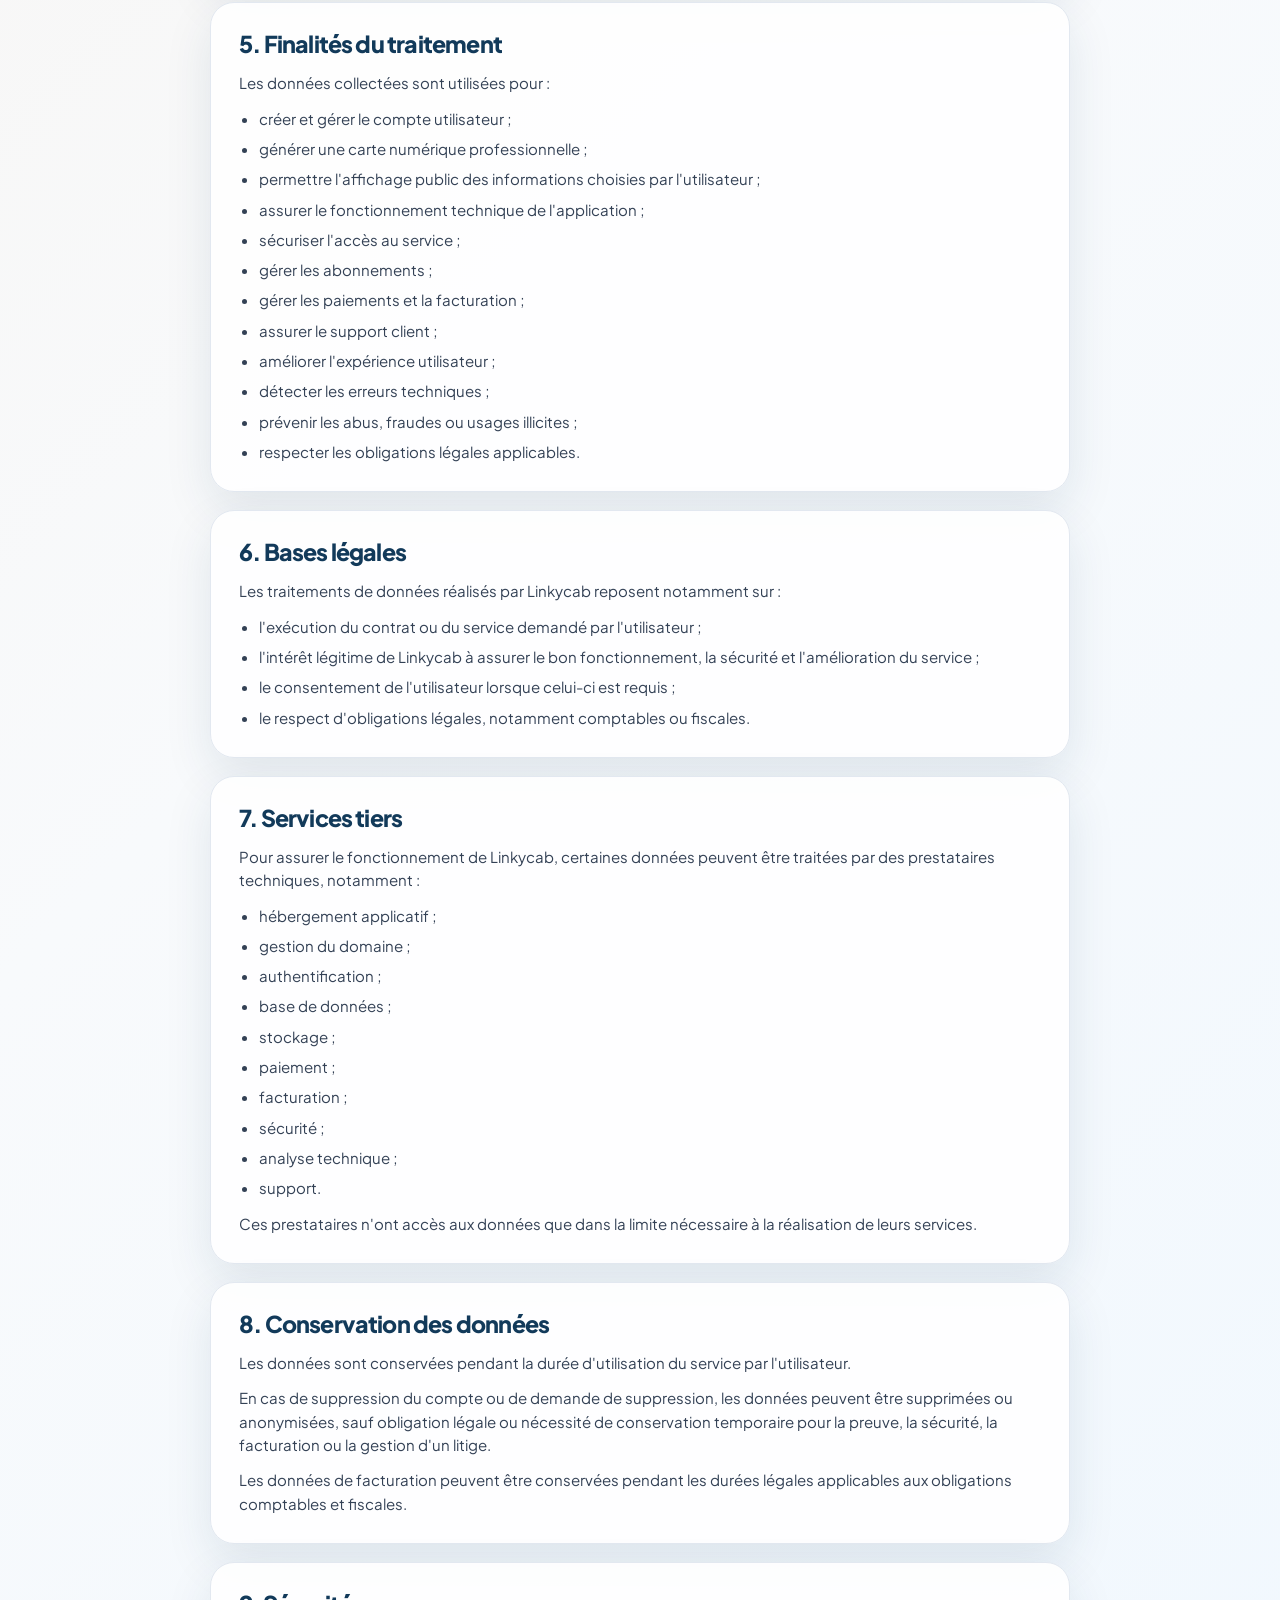
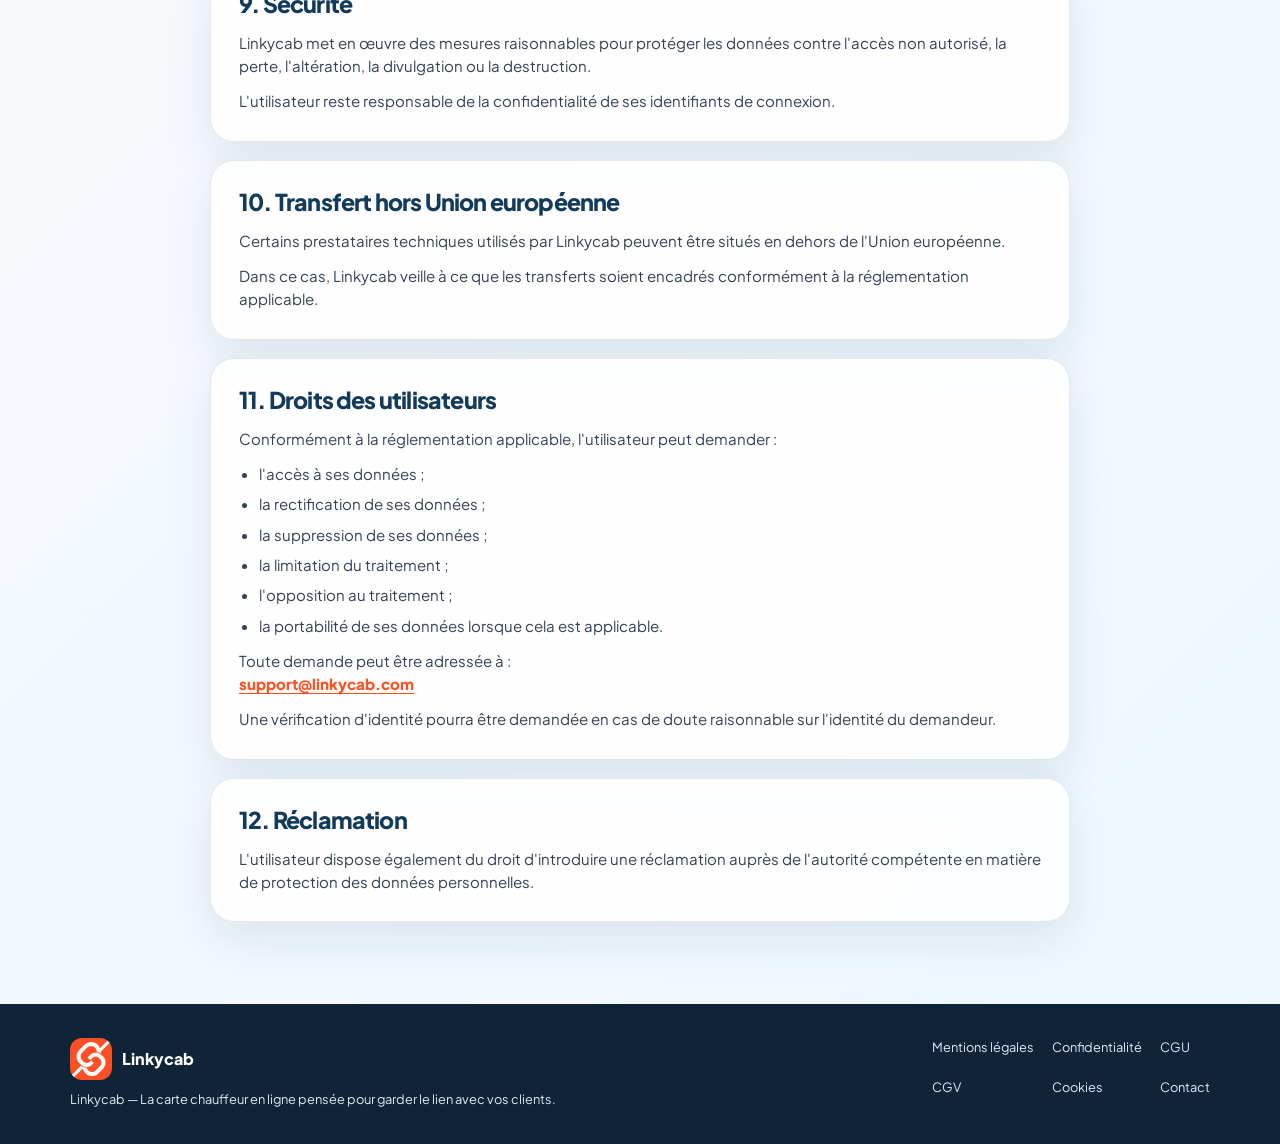
<file: politique-confidentialite/index.html>
<!doctype html>
<html lang="fr">
  <head>
    <meta charset="utf-8">
    <meta name="viewport" content="width=device-width, initial-scale=1">
    <title>Linkycab</title>
    <link rel="icon" type="image/png" href="/assets/img/logo-linkycab-icon.png" />
    <link rel="shortcut icon" href="/assets/img/logo-linkycab-icon.png" />
    <link rel="apple-touch-icon" href="/assets/img/logo-linkycab-icon.png" />
    <link rel="preconnect" href="https://fonts.googleapis.com">
    <link rel="preconnect" href="https://fonts.gstatic.com" crossorigin>
    <link href="https://fonts.googleapis.com/css2?family=Plus+Jakarta+Sans:wght@500;700;800&display=swap" rel="stylesheet">
    <link rel="stylesheet" href="../style.css">
  </head>
  <body class="legal-page">
    <header class="site-header legal-header"><div class="container header-inner"><a class="brand" href="/" aria-label="Retour à l’accueil Linkycab"><img src="/assets/img/logo-linkycab-full.png" alt="Linkycab"></a><a class="button button-secondary button-small" href="/">Retour accueil</a></div></header>
    <main class="legal-main container">
      <p class="eyebrow">Informations légales</p>
      <h1>Politique de confidentialité</h1>
      <div class="legal-content"><section class="legal-card"><h2>1. Objet</h2><p>La présente Politique de confidentialité explique comment Linkycab collecte, utilise, conserve et protège les données personnelles des utilisateurs du site linkycab.com et de l&#x27;application Linkycab.</p></section>
<section class="legal-card"><h2>2. Responsable du traitement</h2><p>Le responsable du traitement est :</p><p>Antoine Achille, entrepreneur individuel<br>SIREN : 749 848 347<br>Email : <a href="mailto:support@linkycab.com">support@linkycab.com</a></p></section>
<section class="legal-card"><h2>3. Données collectées</h2><p>Dans le cadre de l&#x27;utilisation de Linkycab, les données suivantes peuvent être collectées :</p><ul><li>nom et prénom ;</li><li>nom commercial ou marque utilisée ;</li><li>adresse email ;</li><li>numéro de téléphone professionnel ;</li><li>photo de profil ou logo ;</li><li>liens externes ajoutés par l&#x27;utilisateur ;</li><li>lien WhatsApp ;</li><li>lien Google avis ;</li><li>informations visibles sur la carte chauffeur ;</li><li>identifiant utilisateur ;</li><li>données de connexion ;</li><li>données techniques nécessaires au fonctionnement du service ;</li><li>données relatives à l&#x27;abonnement ;</li><li>données de facturation ;</li><li>données de paiement traitées par Stripe ;</li><li>messages ou demandes envoyés au support.</li></ul><p>Linkycab ne collecte pas les données complètes de carte bancaire. Ces données sont traitées directement par Stripe.</p></section>
<section class="legal-card"><h2>4. Données visibles publiquement</h2><p>Les informations ajoutées par l&#x27;utilisateur sur sa carte chauffeur peuvent être visibles publiquement par toute personne disposant du lien, du QR code ou de l&#x27;accès à la carte.</p><p>L&#x27;utilisateur reconnaît que les informations qu&#x27;il choisit de publier sur sa carte sont destinées à être consultées par des clients, prospects ou tiers.</p><p>L&#x27;utilisateur peut modifier ou supprimer certaines informations depuis son espace personnel, selon les fonctionnalités disponibles dans l&#x27;application.</p></section>
<section class="legal-card"><h2>5. Finalités du traitement</h2><p>Les données collectées sont utilisées pour :</p><ul><li>créer et gérer le compte utilisateur ;</li><li>générer une carte numérique professionnelle ;</li><li>permettre l&#x27;affichage public des informations choisies par l&#x27;utilisateur ;</li><li>assurer le fonctionnement technique de l&#x27;application ;</li><li>sécuriser l&#x27;accès au service ;</li><li>gérer les abonnements ;</li><li>gérer les paiements et la facturation ;</li><li>assurer le support client ;</li><li>améliorer l&#x27;expérience utilisateur ;</li><li>détecter les erreurs techniques ;</li><li>prévenir les abus, fraudes ou usages illicites ;</li><li>respecter les obligations légales applicables.</li></ul></section>
<section class="legal-card"><h2>6. Bases légales</h2><p>Les traitements de données réalisés par Linkycab reposent notamment sur :</p><ul><li>l&#x27;exécution du contrat ou du service demandé par l&#x27;utilisateur ;</li><li>l&#x27;intérêt légitime de Linkycab à assurer le bon fonctionnement, la sécurité et l&#x27;amélioration du service ;</li><li>le consentement de l&#x27;utilisateur lorsque celui-ci est requis ;</li><li>le respect d&#x27;obligations légales, notamment comptables ou fiscales.</li></ul></section>
<section class="legal-card"><h2>7. Services tiers</h2><p>Pour assurer le fonctionnement de Linkycab, certaines données peuvent être traitées par des prestataires techniques, notamment :</p><ul><li>hébergement applicatif ;</li><li>gestion du domaine ;</li><li>authentification ;</li><li>base de données ;</li><li>stockage ;</li><li>paiement ;</li><li>facturation ;</li><li>sécurité ;</li><li>analyse technique ;</li><li>support.</li></ul><p>Ces prestataires n&#x27;ont accès aux données que dans la limite nécessaire à la réalisation de leurs services.</p></section>
<section class="legal-card"><h2>8. Conservation des données</h2><p>Les données sont conservées pendant la durée d&#x27;utilisation du service par l&#x27;utilisateur.</p><p>En cas de suppression du compte ou de demande de suppression, les données peuvent être supprimées ou anonymisées, sauf obligation légale ou nécessité de conservation temporaire pour la preuve, la sécurité, la facturation ou la gestion d&#x27;un litige.</p><p>Les données de facturation peuvent être conservées pendant les durées légales applicables aux obligations comptables et fiscales.</p></section>
<section class="legal-card"><h2>9. Sécurité</h2><p>Linkycab met en œuvre des mesures raisonnables pour protéger les données contre l&#x27;accès non autorisé, la perte, l&#x27;altération, la divulgation ou la destruction.</p><p>L&#x27;utilisateur reste responsable de la confidentialité de ses identifiants de connexion.</p></section>
<section class="legal-card"><h2>10. Transfert hors Union européenne</h2><p>Certains prestataires techniques utilisés par Linkycab peuvent être situés en dehors de l&#x27;Union européenne.</p><p>Dans ce cas, Linkycab veille à ce que les transferts soient encadrés conformément à la réglementation applicable.</p></section>
<section class="legal-card"><h2>11. Droits des utilisateurs</h2><p>Conformément à la réglementation applicable, l&#x27;utilisateur peut demander :</p><ul><li>l&#x27;accès à ses données ;</li><li>la rectification de ses données ;</li><li>la suppression de ses données ;</li><li>la limitation du traitement ;</li><li>l&#x27;opposition au traitement ;</li><li>la portabilité de ses données lorsque cela est applicable.</li></ul><p>Toute demande peut être adressée à :<br><a href="mailto:support@linkycab.com">support@linkycab.com</a></p><p>Une vérification d&#x27;identité pourra être demandée en cas de doute raisonnable sur l&#x27;identité du demandeur.</p></section>
<section class="legal-card"><h2>12. Réclamation</h2><p>L&#x27;utilisateur dispose également du droit d&#x27;introduire une réclamation auprès de l&#x27;autorité compétente en matière de protection des données personnelles.</p></section>
      </div>
    </main>
    <footer class="site-footer"><div class="container footer-grid"><div><div class="footer-brand-heading"><img class="footer-logo" src="/assets/img/logo-linkycab-icon.png" alt="Icône Linkycab"><p class="footer-brand-name">Linkycab</p></div><p class="footer-baseline">Linkycab — La carte chauffeur en ligne pensée pour garder le lien avec vos clients.</p></div><nav aria-label="Informations légales"><a href="/mentions-legales/">Mentions légales</a><a href="/politique-confidentialite/">Confidentialité</a><a href="/conditions-utilisation/">CGU</a><a href="/conditions-generales-vente/">CGV</a><a href="/politique-cookies/">Cookies</a><a href="/contact/">Contact</a></nav></div></footer>
  </body>
</html>
</file>
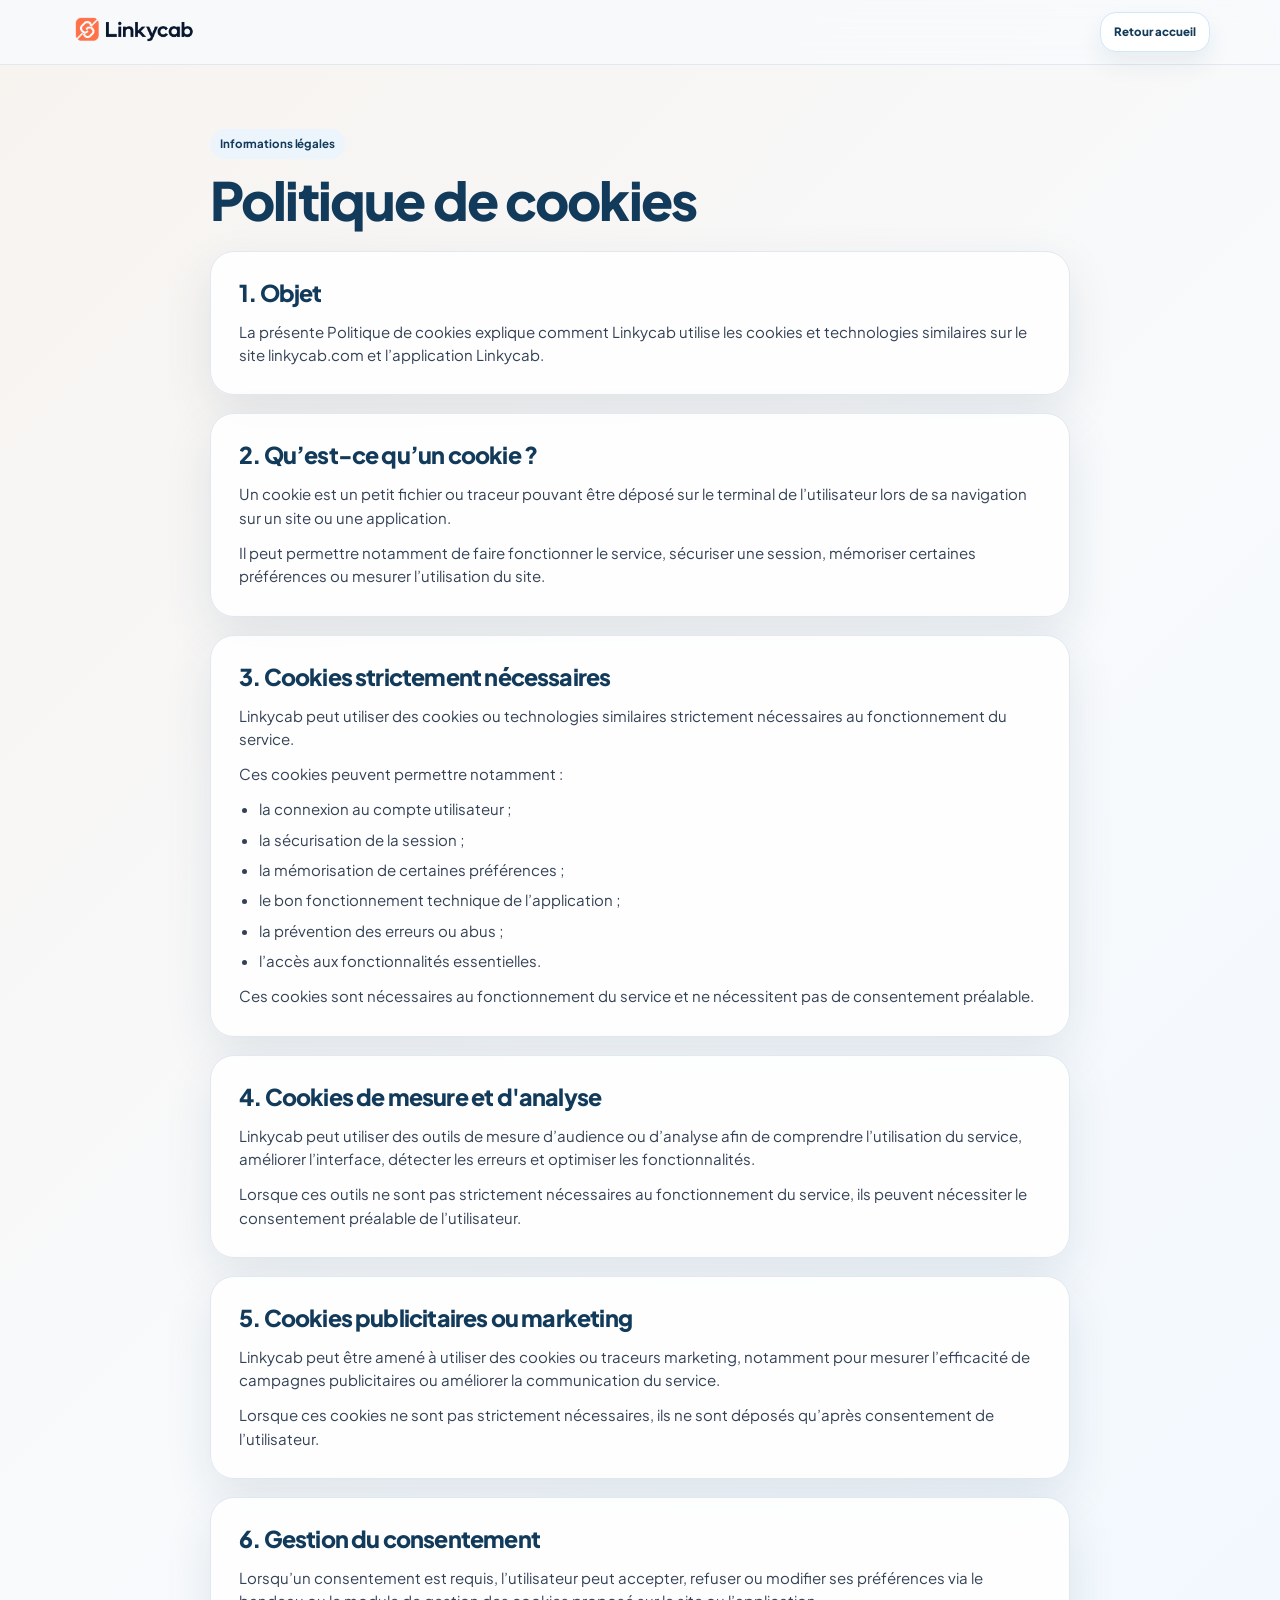
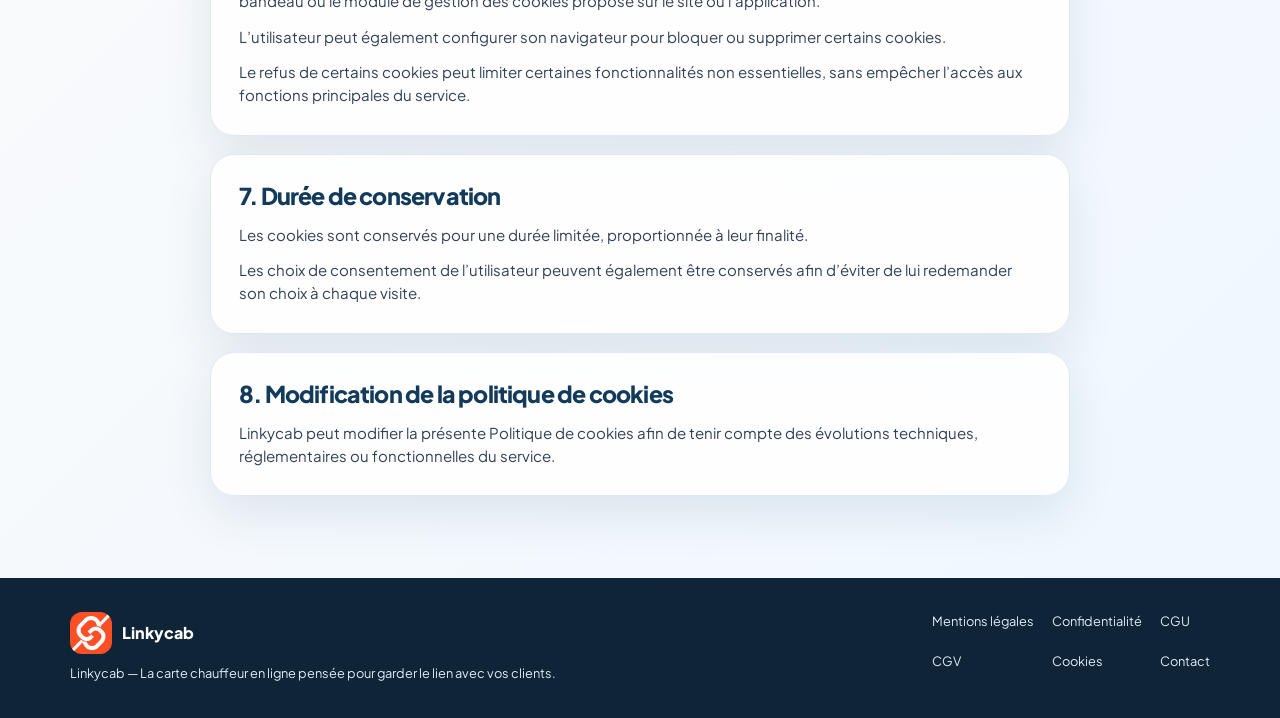
<file: politique-cookies/index.html>
<!doctype html>
<html lang="fr">
  <head>
    <meta charset="utf-8">
    <meta name="viewport" content="width=device-width, initial-scale=1">
    <title>Linkycab</title>
    <link rel="icon" type="image/png" href="/assets/img/logo-linkycab-icon.png" />
    <link rel="shortcut icon" href="/assets/img/logo-linkycab-icon.png" />
    <link rel="apple-touch-icon" href="/assets/img/logo-linkycab-icon.png" />
    <link rel="preconnect" href="https://fonts.googleapis.com">
    <link rel="preconnect" href="https://fonts.gstatic.com" crossorigin>
    <link href="https://fonts.googleapis.com/css2?family=Plus+Jakarta+Sans:wght@500;700;800&display=swap" rel="stylesheet">
    <link rel="stylesheet" href="../style.css">
  </head>
  <body class="legal-page">
    <header class="site-header legal-header"><div class="container header-inner"><a class="brand" href="/" aria-label="Retour à l’accueil Linkycab"><img src="/assets/img/logo-linkycab-full.png" alt="Linkycab"></a><a class="button button-secondary button-small" href="/">Retour accueil</a></div></header>
    <main class="legal-main container">
      <p class="eyebrow">Informations légales</p>
      <h1>Politique de cookies</h1>
      <div class="legal-content"><section class="legal-card"><h2>1. Objet</h2><p>La présente Politique de cookies explique comment Linkycab utilise les cookies et technologies similaires sur le site linkycab.com et l’application Linkycab.</p></section>
<section class="legal-card"><h2>2. Qu’est-ce qu’un cookie ?</h2><p>Un cookie est un petit fichier ou traceur pouvant être déposé sur le terminal de l’utilisateur lors de sa navigation sur un site ou une application.</p><p>Il peut permettre notamment de faire fonctionner le service, sécuriser une session, mémoriser certaines préférences ou mesurer l’utilisation du site.</p></section>
<section class="legal-card"><h2>3. Cookies strictement nécessaires</h2><p>Linkycab peut utiliser des cookies ou technologies similaires strictement nécessaires au fonctionnement du service.</p><p>Ces cookies peuvent permettre notamment :</p><ul><li>la connexion au compte utilisateur ;</li><li>la sécurisation de la session ;</li><li>la mémorisation de certaines préférences ;</li><li>le bon fonctionnement technique de l’application ;</li><li>la prévention des erreurs ou abus ;</li><li>l’accès aux fonctionnalités essentielles.</li></ul><p>Ces cookies sont nécessaires au fonctionnement du service et ne nécessitent pas de consentement préalable.</p></section>
<section class="legal-card"><h2>4. Cookies de mesure et d&#x27;analyse</h2><p>Linkycab peut utiliser des outils de mesure d’audience ou d’analyse afin de comprendre l’utilisation du service, améliorer l’interface, détecter les erreurs et optimiser les fonctionnalités.</p><p>Lorsque ces outils ne sont pas strictement nécessaires au fonctionnement du service, ils peuvent nécessiter le consentement préalable de l’utilisateur.</p></section>
<section class="legal-card"><h2>5. Cookies publicitaires ou marketing</h2><p>Linkycab peut être amené à utiliser des cookies ou traceurs marketing, notamment pour mesurer l’efficacité de campagnes publicitaires ou améliorer la communication du service.</p><p>Lorsque ces cookies ne sont pas strictement nécessaires, ils ne sont déposés qu’après consentement de l’utilisateur.</p></section>
<section class="legal-card"><h2>6. Gestion du consentement</h2><p>Lorsqu’un consentement est requis, l’utilisateur peut accepter, refuser ou modifier ses préférences via le bandeau ou le module de gestion des cookies proposé sur le site ou l’application.</p><p>L’utilisateur peut également configurer son navigateur pour bloquer ou supprimer certains cookies.</p><p>Le refus de certains cookies peut limiter certaines fonctionnalités non essentielles, sans empêcher l’accès aux fonctions principales du service.</p></section>
<section class="legal-card"><h2>7. Durée de conservation</h2><p>Les cookies sont conservés pour une durée limitée, proportionnée à leur finalité.</p><p>Les choix de consentement de l’utilisateur peuvent également être conservés afin d’éviter de lui redemander son choix à chaque visite.</p></section>
<section class="legal-card"><h2>8. Modification de la politique de cookies</h2><p>Linkycab peut modifier la présente Politique de cookies afin de tenir compte des évolutions techniques, réglementaires ou fonctionnelles du service.</p></section>
      </div>
    </main>
    <footer class="site-footer"><div class="container footer-grid"><div><div class="footer-brand-heading"><img class="footer-logo" src="/assets/img/logo-linkycab-icon.png" alt="Icône Linkycab"><p class="footer-brand-name">Linkycab</p></div><p class="footer-baseline">Linkycab — La carte chauffeur en ligne pensée pour garder le lien avec vos clients.</p></div><nav aria-label="Informations légales"><a href="/mentions-legales/">Mentions légales</a><a href="/politique-confidentialite/">Confidentialité</a><a href="/conditions-utilisation/">CGU</a><a href="/conditions-generales-vente/">CGV</a><a href="/politique-cookies/">Cookies</a><a href="/contact/">Contact</a></nav></div></footer>
  </body>
</html>
</file>
<file: style.css>
:root {
  --bg: #F8FAFC;
  --bg-warm: #F7F3EF;
  --blue: #123A5A;
  --night: #0F2537;
  --orange: #FC5123;
  --muted: #64748B;
  --border: #E2E8F0;
  --card: #FFFFFF;
  --soft: #EAF4FF;
  --shadow: 0 18px 48px rgba(18, 58, 90, .10);
  --card-shadow: 0 14px 34px rgba(18, 58, 90, .08);
  --card-radius: 24px;
  --radius: 28px;
  --font: "Plus Jakarta Sans", Arial, sans-serif;
}

* { box-sizing: border-box; }
html { scroll-behavior: smooth; }
body {
  margin: 0;
  background: linear-gradient(135deg, var(--bg-warm), var(--bg) 46%, #EEF7FF);
  color: var(--blue);
  font-family: var(--font);
  line-height: 1.55;
}

a { color: inherit; text-decoration: none; }
img { display: block; max-width: 100%; }
p { margin: 0; color: #334155; }
h1, h2, h3 {
  margin: 0;
  color: var(--blue);
  letter-spacing: -.035em;
  line-height: 1.12;
}
h1 { font-size: clamp(2.25rem, 9vw, 4.35rem); line-height: 1.02; font-weight: 800; }
h2 { font-size: clamp(1.8rem, 6vw, 3rem); font-weight: 800; }
h3 { font-size: clamp(1.25rem, 5.4vw, 1.38rem); line-height: 1.15; font-weight: 700; }

.container { width: min(1140px, calc(100% - 40px)); margin-inline: auto; }
.section { padding: 52px 0; }

.site-header {
  position: sticky;
  top: 0;
  z-index: 10;
  border-bottom: 1px solid var(--border);
  background: rgba(248, 250, 252, .88);
  backdrop-filter: blur(16px);
}
.header-inner { display: flex; min-height: 64px; align-items: center; justify-content: space-between; gap: 14px; }
.brand img { width: 126px; }
.main-nav { display: none; gap: 24px; }
.main-nav a { color: var(--muted); font-size: .78rem; font-weight: 800; }

.button {
  display: inline-flex;
  min-height: 50px;
  align-items: center;
  justify-content: center;
  border: 1px solid var(--orange);
  border-radius: 16px;
  background: var(--orange);
  padding: 12px 20px;
  color: #fff;
  font-size: .84rem;
  font-weight: 800;
  box-shadow: 0 14px 30px rgba(252, 81, 35, .22);
  transition: transform 240ms ease, box-shadow 240ms ease, border-color 240ms ease, background-color 240ms ease;
}
.button-secondary { border-color: #CFE6FF; background: #fff; color: var(--blue); box-shadow: 0 12px 24px rgba(18, 58, 90, .07); }
.button-small { min-height: 40px; padding: 9px 13px; font-size: .72rem; }

.eyebrow {
  display: inline-flex;
  margin-bottom: 14px;
  border-radius: 999px;
  background: rgba(234, 244, 255, .78);
  padding: 6px 10px;
  color: var(--blue);
  font-size: .72rem;
  font-weight: 700;
  letter-spacing: -.01em;
}
.section-heading { max-width: 720px; margin-bottom: 32px; }
.section-heading p:not(.eyebrow) { margin-top: 16px; color: var(--muted); }
.section-heading-centered { margin-inline: auto; text-align: center; }

.hero { overflow: hidden; padding-top: 52px; padding-bottom: 58px; }
.hero-grid { display: grid; gap: 42px; align-items: center; }
.hero-text { margin-top: 18px; font-size: 1rem; }
.hero-target { margin-top: 18px; color: #475569; font-size: .84rem; font-weight: 700; }
.hero-note { margin-top: 6px; color: var(--muted); font-size: .82rem; font-weight: 800; }
.button-row { display: flex; flex-wrap: wrap; gap: 12px; margin-top: 28px; }
.hero-visual { justify-self: center; width: min(100%, 350px); }

.phone-frame {
  overflow: hidden;
  aspect-ratio: 1442 / 2680;
  border: 1px solid var(--border);
  border-radius: var(--radius);
  background: #fff;
  box-shadow: var(--shadow);
  padding: 6px;
}
.phone-frame img {
  width: 100%;
  height: 100%;
  border-radius: 22px;
  object-fit: cover;
  object-position: top center;
}

.image-frame {
  overflow: hidden;
  border: 1px solid #E2E8F0;
  border-radius: 24px;
  background: #FFFFFF;
  box-shadow: 0 18px 45px rgba(15, 37, 55, .08);
}
.image-frame img {
  display: block;
  width: 100%;
  height: auto;
  border-radius: inherit;
  object-fit: cover;
  transform: scale(1.02);
}

.hero-followup { padding-top: 0; padding-bottom: 22px; }
.hero-followup p {
  max-width: 820px;
  margin-inline: auto;
  border: 1px solid rgba(207, 230, 255, .92);
  border-radius: 22px;
  background: rgba(255, 255, 255, .72);
  padding: 18px 20px;
  color: var(--blue);
  font-size: .96rem;
  font-weight: 800;
  text-align: center;
  box-shadow: 0 12px 28px rgba(18, 58, 90, .06);
}

.problem-section { padding-top: 12px; padding-bottom: 42px; }
.problem-card {
  overflow: hidden;
  position: relative;
  border: 1px solid rgba(255, 255, 255, .12);
  border-radius: var(--radius);
  background: radial-gradient(circle at 92% 8%, rgba(207, 230, 255, .14), transparent 32%), linear-gradient(135deg, var(--night), var(--blue));
  padding: 28px 22px;
  box-shadow: 0 22px 54px rgba(15, 37, 55, .18);
}
.problem-card h2 { max-width: 760px; color: #fff; }
.problem-card p { max-width: 720px; margin-top: 16px; color: #DCEBFA; font-size: .98rem; }
.problem-card .problem-transition { color: #fff; font-weight: 800; }
.problem { background: linear-gradient(135deg, var(--night), var(--blue)); }
.problem h2,
.problem h3 { color: #fff; }
.problem .section-heading p:not(.eyebrow) { color: #DCEBFA; }

.three-grid,
.step-grid,
.action-grid,
.pill-grid,
.benefit-grid { display: grid; gap: 18px; }
.three-grid { grid-template-columns: 1fr; }
.three-grid article,
.step-grid article,
.action-grid article,
.pill-grid article,
.benefit-grid article {
  border: 1px solid var(--border);
  border-radius: var(--card-radius);
  background: #fff;
  padding: 22px;
  box-shadow: var(--card-shadow);
}
.problem .three-grid article { border-color: rgba(255, 255, 255, .14); background: rgba(255, 255, 255, .10); box-shadow: none; }
.three-grid article h3,
.step-grid article h3,
.access-grid article h3,
.action-grid article h3,
.benefit-grid article h3 {
  color: var(--blue);
  font-size: clamp(1rem, 4.4vw, 1.08rem);
  font-weight: 700;
  line-height: 1.2;
  letter-spacing: -.025em;
}
.problem .three-grid article h3 { color: #fff; }
.step-grid article { min-height: 132px; }
.step-grid span,
.access-grid span {
  display: inline-flex;
  align-items: center;
  justify-content: center;
  min-width: 44px;
  min-height: 34px;
  margin-bottom: 26px;
  border: 1px solid #CFE6FF;
  border-radius: 999px;
  background: var(--soft);
  padding: 7px 12px;
  color: var(--blue);
  font-size: .78rem;
  font-weight: 800;
  line-height: 1;
}

.strong-line { color: var(--blue) !important; font-weight: 800; }
.note { color: var(--muted); font-size: .86rem; font-weight: 700; }
.access { background: rgba(234, 244, 255, .34); }
.access-grid { display: grid; gap: 18px; }
.access-grid article {
  position: relative;
  overflow: hidden;
  min-height: 210px;
  border: 1px solid var(--border);
  border-radius: var(--card-radius);
  background: #fff;
  padding: 22px;
  box-shadow: var(--card-shadow);
}
.access-grid p { margin-top: 14px; color: var(--muted); font-size: .86rem; font-weight: 700; line-height: 1.35; }
.access-note { margin-top: 18px; text-align: center; color: var(--blue); font-weight: 900; }

.mobile-carousel {
  display: flex;
  gap: 18px;
  overflow-x: auto;
  scroll-snap-type: x mandatory;
  width: calc(100% + 40px);
  margin-inline: -20px;
  padding: 0 20px 10px;
  -webkit-overflow-scrolling: touch;
  scrollbar-width: none;
}
.mobile-carousel::-webkit-scrollbar { display: none; }
.mobile-carousel-card {
  flex: 0 0 84%;
  scroll-snap-align: start;
  scroll-snap-stop: always;
}

.example-cta { padding-top: 18px; padding-bottom: 34px; }
.example-cta-card {
  display: grid;
  justify-items: center;
  gap: 14px;
  max-width: 760px;
  margin-inline: auto;
  border: 1px solid var(--border);
  border-radius: 24px;
  background: rgba(255, 255, 255, .82);
  padding: 24px 20px;
  text-align: center;
  box-shadow: 0 14px 34px rgba(18, 58, 90, .07);
}
.example-cta-card h2 { font-size: clamp(1.55rem, 6vw, 2.2rem); }
.example-cta-card p { max-width: 500px; color: var(--muted); font-size: .94rem; }
.example-cta-actions { justify-content: center; margin-top: 4px; }

.nfc-option { background: rgba(248, 250, 252, .82); padding-top: 34px; }
.nfc-card {
  display: grid;
  gap: 28px;
  align-items: center;
  border: 1px solid var(--border);
  border-radius: var(--radius);
  background: #fff;
  padding: 24px;
  box-shadow: var(--shadow);
}
.nfc-copy p { margin-top: 16px; color: var(--muted); }
.nfc-copy h2 { margin-top: 16px; }
.nfc-offer {
  display: inline-flex;
  border-radius: 999px;
  background: #FFF1EA;
  padding: 8px 12px;
  color: var(--orange) !important;
  font-size: .78rem;
  font-weight: 900;
  text-transform: uppercase;
}
.nfc-tagline { margin-top: 14px; text-align: left; }
.nfc-points { display: grid; gap: 10px; margin-top: 22px; }
.nfc-points span { position: relative; border: 1px solid #FFE0D3; border-radius: 14px; background: #FFF7F2; padding: 11px 12px 11px 34px; color: var(--blue); font-size: .84rem; font-weight: 800; }
.nfc-points span::before { content: "✓"; position: absolute; left: 13px; color: var(--orange); font-weight: 900; }
.nfc-visual { max-width: 320px; justify-self: center; }
.nfc-visual img { transform: none; }

.action-grid,
.benefit-grid { grid-template-columns: repeat(2, minmax(0, 1fr)); }
.action-grid article,
.benefit-grid article,
.pill-grid article { color: var(--blue); font-size: .92rem; font-weight: 800; }
.action-grid .mobile-carousel-card { flex-basis: 72%; }
.action-grid article {
  min-height: 158px;
  border-color: var(--border);
  border-radius: var(--card-radius);
  background: #fff;
  padding: 22px;
  box-shadow: var(--card-shadow);
}
.action-card {
  display: grid;
  gap: 12px;
  align-content: start;
}
.action-card h3 {
  letter-spacing: -.025em;
}
.action-card p {
  max-width: 24ch;
  color: var(--muted);
  font-size: .84rem;
  font-weight: 700;
  line-height: 1.35;
}
.benefit-grid article {
  display: grid;
  gap: 12px;
  align-content: start;
  min-height: 190px;
}
.benefit-grid p { color: var(--muted); font-size: .88rem; font-weight: 700; line-height: 1.4; }
.benefit-grid h3 {
  letter-spacing: -.03em;
}
.benefit-badge {
  display: inline-flex;
  width: 46px;
  height: 46px;
  align-items: center;
  justify-content: center;
  border: 1px solid #CFE6FF;
  border-radius: 16px;
  background: var(--soft);
  color: var(--blue);
  font-size: .92rem;
  font-weight: 900;
  line-height: 1;
}
.action-icon {
  display: inline-flex;
  position: relative;
  width: 48px;
  height: 48px;
  align-items: center;
  justify-content: center;
  border: 1px solid #D7E8F8;
  border-radius: 16px;
  background: var(--soft);
  color: var(--blue);
  font-size: 0;
  line-height: 1;
}
.action-icon::before {
  content: "";
  width: 24px;
  height: 24px;
  background-image: var(--action-icon-image);
  background-position: center;
  background-repeat: no-repeat;
  background-size: 24px 24px;
}
.action-card:nth-child(1) .action-icon { --action-icon-image: url("data:image/svg+xml,%3Csvg xmlns='http://www.w3.org/2000/svg' width='24' height='24' viewBox='0 0 24 24' fill='none' stroke='%23123A5A' stroke-width='2.2' stroke-linecap='round' stroke-linejoin='round'%3E%3Cpath d='M22 16.92v3a2 2 0 0 1-2.18 2 19.79 19.79 0 0 1-8.63-3.07 19.5 19.5 0 0 1-6-6A19.79 19.79 0 0 1 2.12 4.18 2 2 0 0 1 4.11 2h3a2 2 0 0 1 2 1.72c.12.91.32 1.8.59 2.65a2 2 0 0 1-.45 2.11L8 9.73a16 16 0 0 0 6.27 6.27l1.25-1.25a2 2 0 0 1 2.11-.45c.85.27 1.74.47 2.65.59A2 2 0 0 1 22 16.92z'/%3E%3C/svg%3E"); }
.action-card:nth-child(2) .action-icon { --action-icon-image: url("data:image/svg+xml,%3Csvg xmlns='http://www.w3.org/2000/svg' width='24' height='24' viewBox='0 0 24 24' fill='none' stroke='%23123A5A' stroke-width='2.2' stroke-linecap='round' stroke-linejoin='round'%3E%3Cpath d='M20.52 11.52a8.5 8.5 0 0 1-12.76 7.36L3 20l1.2-4.6a8.5 8.5 0 1 1 16.32-3.88z'/%3E%3Cpath d='M8.8 8.6c.25 2.75 2.35 4.85 6.1 6.1'/%3E%3Cpath d='M15.1 14.7h1.35'/%3E%3C/svg%3E"); }
.action-card:nth-child(3) .action-icon { --action-icon-image: url("data:image/svg+xml,%3Csvg xmlns='http://www.w3.org/2000/svg' width='24' height='24' viewBox='0 0 24 24' fill='none' stroke='%23123A5A' stroke-width='2.2' stroke-linecap='round' stroke-linejoin='round'%3E%3Cpath d='M21 15a4 4 0 0 1-4 4H8l-5 3V7a4 4 0 0 1 4-4h10a4 4 0 0 1 4 4z'/%3E%3Cpath d='M8 9h8'/%3E%3Cpath d='M8 13h5'/%3E%3C/svg%3E"); }
.action-card:nth-child(4) .action-icon { --action-icon-image: url("data:image/svg+xml,%3Csvg xmlns='http://www.w3.org/2000/svg' width='24' height='24' viewBox='0 0 24 24' fill='none' stroke='%23123A5A' stroke-width='2.2' stroke-linecap='round' stroke-linejoin='round'%3E%3Cpath d='M8 2v4'/%3E%3Cpath d='M16 2v4'/%3E%3Crect width='18' height='18' x='3' y='4' rx='3'/%3E%3Cpath d='M3 10h18'/%3E%3Cpath d='m9 16 2 2 4-5'/%3E%3C/svg%3E"); }
.action-card:nth-child(5) .action-icon { --action-icon-image: url("data:image/svg+xml,%3Csvg xmlns='http://www.w3.org/2000/svg' width='24' height='24' viewBox='0 0 24 24' fill='none' stroke='%23123A5A' stroke-width='2.2' stroke-linecap='round' stroke-linejoin='round'%3E%3Cpath d='m12 2 2.95 5.98 6.6.96-4.78 4.66 1.13 6.57L12 17.07l-5.9 3.1 1.13-6.57-4.78-4.66 6.6-.96z'/%3E%3C/svg%3E"); }
.action-card:nth-child(6) .action-icon { --action-icon-image: url("data:image/svg+xml,%3Csvg xmlns='http://www.w3.org/2000/svg' width='24' height='24' viewBox='0 0 24 24' fill='none' stroke='%23123A5A' stroke-width='2.2' stroke-linecap='round' stroke-linejoin='round'%3E%3Cpath d='M16 21v-2a4 4 0 0 0-4-4H6a4 4 0 0 0-4 4v2'/%3E%3Ccircle cx='9' cy='7' r='4'/%3E%3Cpath d='M19 8v6'/%3E%3Cpath d='M22 11h-6'/%3E%3C/svg%3E"); }
.action-card:nth-child(7) .action-icon { --action-icon-image: url("data:image/svg+xml,%3Csvg xmlns='http://www.w3.org/2000/svg' width='24' height='24' viewBox='0 0 24 24' fill='none' stroke='%23123A5A' stroke-width='2.2' stroke-linecap='round' stroke-linejoin='round'%3E%3Cpath d='M16 4h2a2 2 0 0 1 2 2v14a2 2 0 0 1-2 2H6a2 2 0 0 1-2-2V6a2 2 0 0 1 2-2h2'/%3E%3Cpath d='M9 2h6v4H9z'/%3E%3Cpath d='M9 13h6'/%3E%3Cpath d='M9 17h4'/%3E%3C/svg%3E"); }
.action-card:nth-child(8) .action-icon { --action-icon-image: url("data:image/svg+xml,%3Csvg xmlns='http://www.w3.org/2000/svg' width='24' height='24' viewBox='0 0 24 24' fill='none' stroke='%23123A5A' stroke-width='2.2' stroke-linecap='round' stroke-linejoin='round'%3E%3Cpath d='M19 21 12 17 5 21V5a2 2 0 0 1 2-2h10a2 2 0 0 1 2 2z'/%3E%3C/svg%3E"); }
.action-card:nth-child(9) .action-icon { --action-icon-image: url("data:image/svg+xml,%3Csvg xmlns='http://www.w3.org/2000/svg' width='24' height='24' viewBox='0 0 24 24' fill='none' stroke='%23123A5A' stroke-width='2.2' stroke-linecap='round' stroke-linejoin='round'%3E%3Crect width='12' height='20' x='6' y='2' rx='2'/%3E%3Cpath d='M12 18h.01'/%3E%3Cpath d='M12 7v6'/%3E%3Cpath d='M9 10h6'/%3E%3C/svg%3E"); }

.keep,
.dashboard,
.faq,
.showcase,
.final-cta { background: rgba(248, 250, 252, .82); }
.dashboard-card,
.showcase-grid {
  display: grid;
  gap: 30px;
  align-items: center;
  border: 1px solid var(--border);
  border-radius: var(--radius);
  background: #fff;
  padding: 24px;
  box-shadow: var(--shadow);
}
.showcase-grid p:not(.eyebrow) { margin-top: 16px; color: var(--muted); }
.dashboard-card { gap: 8px; }
.dashboard-card .section-heading { margin-bottom: 20px; }
.dashboard-card .section-heading p { max-width: 620px; }
.showcase-visual { width: 100%; max-width: 430px; justify-self: center; }
.pill-grid { grid-template-columns: repeat(2, minmax(0, 1fr)); }
.pill-grid article { min-height: 86px; display: flex; align-items: center; justify-content: center; text-align: center; }
.business { background: rgba(234, 244, 255, .42); }

.launch-offer { padding-top: 42px; padding-bottom: 20px; }
.launch-offer-card {
  max-width: 820px;
  margin-inline: auto;
  border: 1px solid rgba(207, 230, 255, .18);
  border-radius: var(--radius);
  background: radial-gradient(circle at 88% 10%, rgba(234, 244, 255, .16), transparent 34%), linear-gradient(135deg, var(--night), var(--blue));
  padding: 24px 22px;
  text-align: center;
  box-shadow: 0 22px 54px rgba(15, 37, 55, .18);
}
.launch-offer-card .eyebrow {
  margin-bottom: 12px;
  background: rgba(255, 255, 255, .12);
  color: #fff;
}
.launch-offer-card h2 { color: #fff; font-size: clamp(1.45rem, 5.6vw, 2.2rem); }
.launch-offer-card p:not(.eyebrow) { margin-top: 10px; color: #DCEBFA; }
.launch-offer-note { font-size: .84rem; font-weight: 800; }

.pricing { padding-top: 34px; }
.pricing-cards { display: grid; gap: 20px; max-width: 980px; margin-inline: auto; }
.price-card {
  display: flex;
  flex-direction: column;
  gap: 16px;
  height: 100%;
  border: 1px solid var(--border);
  border-radius: var(--radius);
  background: #fff;
  padding: 24px;
  box-shadow: var(--shadow);
}
.price { color: var(--blue); font-size: clamp(2.7rem, 12vw, 4.4rem); font-weight: 800; letter-spacing: -.08em; line-height: .95; }
.price small { font-size: 1rem; letter-spacing: 0; }
.price-microcopy { color: var(--blue); font-size: .82rem; font-weight: 800; }
.price-card ul { display: grid; gap: 10px; margin: 0; padding: 0; list-style: none; }
.price-card .button { margin-top: auto; }
.price-card li { position: relative; padding-left: 22px; color: #334155; font-size: .86rem; font-weight: 700; }
.price-card li::before { content: "✓"; position: absolute; left: 0; color: var(--blue); font-weight: 900; }
.option { border-top: 1px solid var(--border); padding-top: 12px; color: var(--muted); font-size: .8rem; font-weight: 800; }
.annual-nfc-highlight {
  align-self: flex-start;
  border: 1px solid rgba(252, 81, 35, .16);
  border-radius: 12px;
  background: #FFF4EC;
  padding: 9px 12px;
  color: var(--blue);
  font-size: .78rem;
  font-weight: 900;
  line-height: 1.35;
}
.featured-price { border: 2px solid #CFE6FF; background: linear-gradient(180deg, #fff, #F4FAFF); transform: translateY(-2px); box-shadow: 0 24px 58px rgba(18, 58, 90, .16); }
.nfc-price .button { box-shadow: 0 16px 34px rgba(252, 81, 35, .26); }
.badges { display: flex; flex-wrap: wrap; gap: 8px; }
.badges span { border-radius: 999px; background: #FFF1EA; padding: 7px 10px; color: var(--orange); font-size: .68rem; font-weight: 900; text-transform: uppercase; }
.pricing-note { margin-top: 24px; text-align: center; color: var(--blue); font-weight: 800; }

.final-cta-card {
  display: grid;
  justify-items: center;
  gap: 16px;
  border: 1px solid var(--border);
  border-radius: var(--radius);
  background: linear-gradient(135deg, #fff, #F4FAFF);
  padding: 28px 22px;
  text-align: center;
  box-shadow: var(--shadow);
}
.final-cta-card p { max-width: 560px; color: var(--muted); }

.faq-grid { display: grid; gap: 28px; }
.faq-list { overflow: hidden; border: 1px solid var(--border); border-radius: var(--radius); background: #fff; box-shadow: var(--shadow); }
details { border-bottom: 1px solid var(--border); padding: 20px; }
details:last-child { border-bottom: 0; }
summary { cursor: pointer; color: var(--blue); font-size: .9rem; font-weight: 800; }
details p { margin-top: 12px; color: var(--muted); font-size: .85rem; }

.site-footer { background: var(--night); padding: 34px 0; }
.footer-grid { display: grid; gap: 18px; }
.footer-brand-heading { display: flex; align-items: center; gap: 10px; margin-bottom: 10px; }
.footer-logo { width: 42px; border-radius: 12px; }
.footer-brand-name { color: #fff; font-weight: 800; }
.footer-baseline,
.site-footer a { color: #DCEBFA; font-size: .8rem; }
.site-footer nav { display: grid; gap: 7px; }

.animations-ready .reveal-on-scroll,
.animations-ready .reveal-stagger-item {
  opacity: 0;
  transform: translateY(16px);
}

.animations-ready .reveal-on-scroll.is-visible,
.animations-ready .reveal-stagger-item.is-visible {
  opacity: 1;
  transform: translateY(var(--card-translate-y, 0));
}

.reveal-on-scroll,
.reveal-stagger-item {
  transition: opacity 640ms cubic-bezier(.22, 1, .36, 1), transform 640ms cubic-bezier(.22, 1, .36, 1);
}

.reveal-stagger-item {
  transition-delay: var(--reveal-delay, 0ms);
}

.three-grid article,
.step-grid article,
.action-grid article,
.pill-grid article,
.benefit-grid article,
.access-grid article,
.price-card,
.example-cta-card,
.nfc-card,
.dashboard-card,
.final-cta-card {
  transition: transform 260ms ease, box-shadow 260ms ease, border-color 260ms ease;
}

.featured-price,
.pricing-cards-three .featured-price {
  --card-translate-y: -2px;
}

@media (min-width: 720px) {
  .container { width: min(1140px, calc(100% - 64px)); }
  .section { padding: 96px 0; }
  .main-nav { display: flex; }
  .hero { padding: 88px 0 104px; }
  .hero-followup { padding-bottom: 34px; }
  .hero-followup p { padding: 20px 28px; font-size: 1.02rem; }
  .hero-grid { grid-template-columns: 1.04fr .76fr; gap: 72px; }
  .hero-text { font-size: 1.08rem; }
  .hero-target { font-size: .9rem; }
  .problem-section { padding-top: 0; padding-bottom: 72px; }
  .problem-card { padding: 42px; }
  .three-grid,
  .step-grid { grid-template-columns: repeat(3, 1fr); }
  .action-grid { grid-template-columns: repeat(4, 1fr); }
  .benefit-grid { grid-template-columns: repeat(3, 1fr); }
  .access-grid { grid-template-columns: repeat(3, 1fr); }
  .mobile-carousel {
    display: grid;
    overflow: visible;
    width: auto;
    margin-inline: 0;
    padding: 0;
    scroll-snap-type: none;
  }
  .mobile-carousel-card {
    flex: initial;
    scroll-snap-align: none;
  }
  .action-grid .mobile-carousel-card { flex-basis: initial; }
  .section-heading { margin-bottom: 42px; }
  .three-grid,
  .step-grid,
  .access-grid,
  .action-grid,
  .benefit-grid,
  .pricing-cards { gap: 28px; }
  .three-grid article,
  .step-grid article,
  .action-grid article,
  .pill-grid article,
  .benefit-grid article,
  .access-grid article { padding: 28px; }
  .action-grid article {
    min-height: 172px;
  }
  .benefit-grid article { min-height: 210px; }
  .dashboard-card,
  .showcase-grid { grid-template-columns: 1fr .82fr; padding: 34px; }
  .dashboard-card { align-items: center; }
  .showcase-visual { max-width: 480px; }
  .nfc-card { grid-template-columns: 1fr 340px; padding: 34px; }
  .pill-grid { grid-template-columns: repeat(4, 1fr); }
  .launch-offer { padding-top: 72px; padding-bottom: 28px; }
  .launch-offer-card { padding: 30px 34px; }
  .pricing { padding-top: 48px; }
  .pricing-cards { grid-template-columns: repeat(2, minmax(0, 1fr)); align-items: stretch; }
  .pricing-cards-three { grid-template-columns: repeat(3, minmax(0, 1fr)); }
  .featured-price { --card-translate-y: -8px; transform: translateY(var(--card-translate-y)); }
  .pricing-cards-three .featured-price { --card-translate-y: -10px; transform: translateY(var(--card-translate-y)); }
  .faq-grid { grid-template-columns: .8fr 1.2fr; gap: 64px; }
  .footer-grid { grid-template-columns: 1.4fr .8fr; }
  .hero-visual { width: min(100%, 380px); }
}


.legal-page { min-height: 100vh; }
.legal-header .button { white-space: nowrap; }
.legal-main { width: min(820px, calc(100% - 34px)); padding: 42px 0 58px; }
.legal-main h1 { margin-bottom: 24px; font-size: clamp(2rem, 7vw, 3.3rem); }
.legal-content { display: grid; gap: 18px; }
.legal-card { border: 1px solid var(--border); border-radius: 24px; background: rgba(255, 255, 255, .9); padding: 22px; box-shadow: var(--shadow); }
.legal-card h2 { margin-bottom: 14px; color: var(--blue); font-size: clamp(1.15rem, 4vw, 1.45rem); }
.legal-card p,
.legal-card li { color: #334155; font-size: .94rem; }
.legal-card p + p,
.legal-card p + ul,
.legal-card ul + p { margin-top: 12px; }
.legal-card ul { display: grid; gap: 7px; margin: 0; padding-left: 20px; }
.legal-card a { color: var(--orange); font-weight: 800; text-decoration: underline; text-underline-offset: 3px; }
@media (min-width: 720px) {
  .legal-main { width: min(860px, calc(100% - 64px)); padding: 64px 0 82px; }
  .legal-card { padding: 28px; }
  .site-footer nav { grid-template-columns: repeat(3, max-content); justify-content: end; column-gap: 18px; }
}

@media (hover: hover) and (pointer: fine) {
  .button:hover {
    transform: translateY(-2px);
    box-shadow: 0 18px 38px rgba(252, 81, 35, .28);
  }

  .button-secondary:hover {
    box-shadow: 0 16px 32px rgba(18, 58, 90, .11);
  }

  .three-grid article:hover,
  .step-grid article:hover,
  .action-grid article:hover,
  .pill-grid article:hover,
  .benefit-grid article:hover,
  .access-grid article:hover,
  .price-card:hover,
  .example-cta-card:hover,
  .nfc-card:hover,
  .dashboard-card:hover,
  .final-cta-card:hover {
    transform: translateY(-4px);
    box-shadow: 0 20px 46px rgba(18, 58, 90, .12);
  }

  .featured-price:hover,
  .pricing-cards-three .featured-price:hover {
    transform: translateY(-12px);
  }
}

.button:active {
  transform: scale(.98);
}

@media (prefers-reduced-motion: reduce) {
  *,
  *::before,
  *::after {
    scroll-behavior: auto !important;
    transition-duration: .01ms !important;
    animation-duration: .01ms !important;
    animation-iteration-count: 1 !important;
  }

  .animations-ready .reveal-on-scroll,
  .animations-ready .reveal-stagger-item,
  .animations-ready .reveal-on-scroll.is-visible,
  .animations-ready .reveal-stagger-item.is-visible {
    opacity: 1;
    transform: translateY(var(--card-translate-y, 0));
  }
}
</file>
